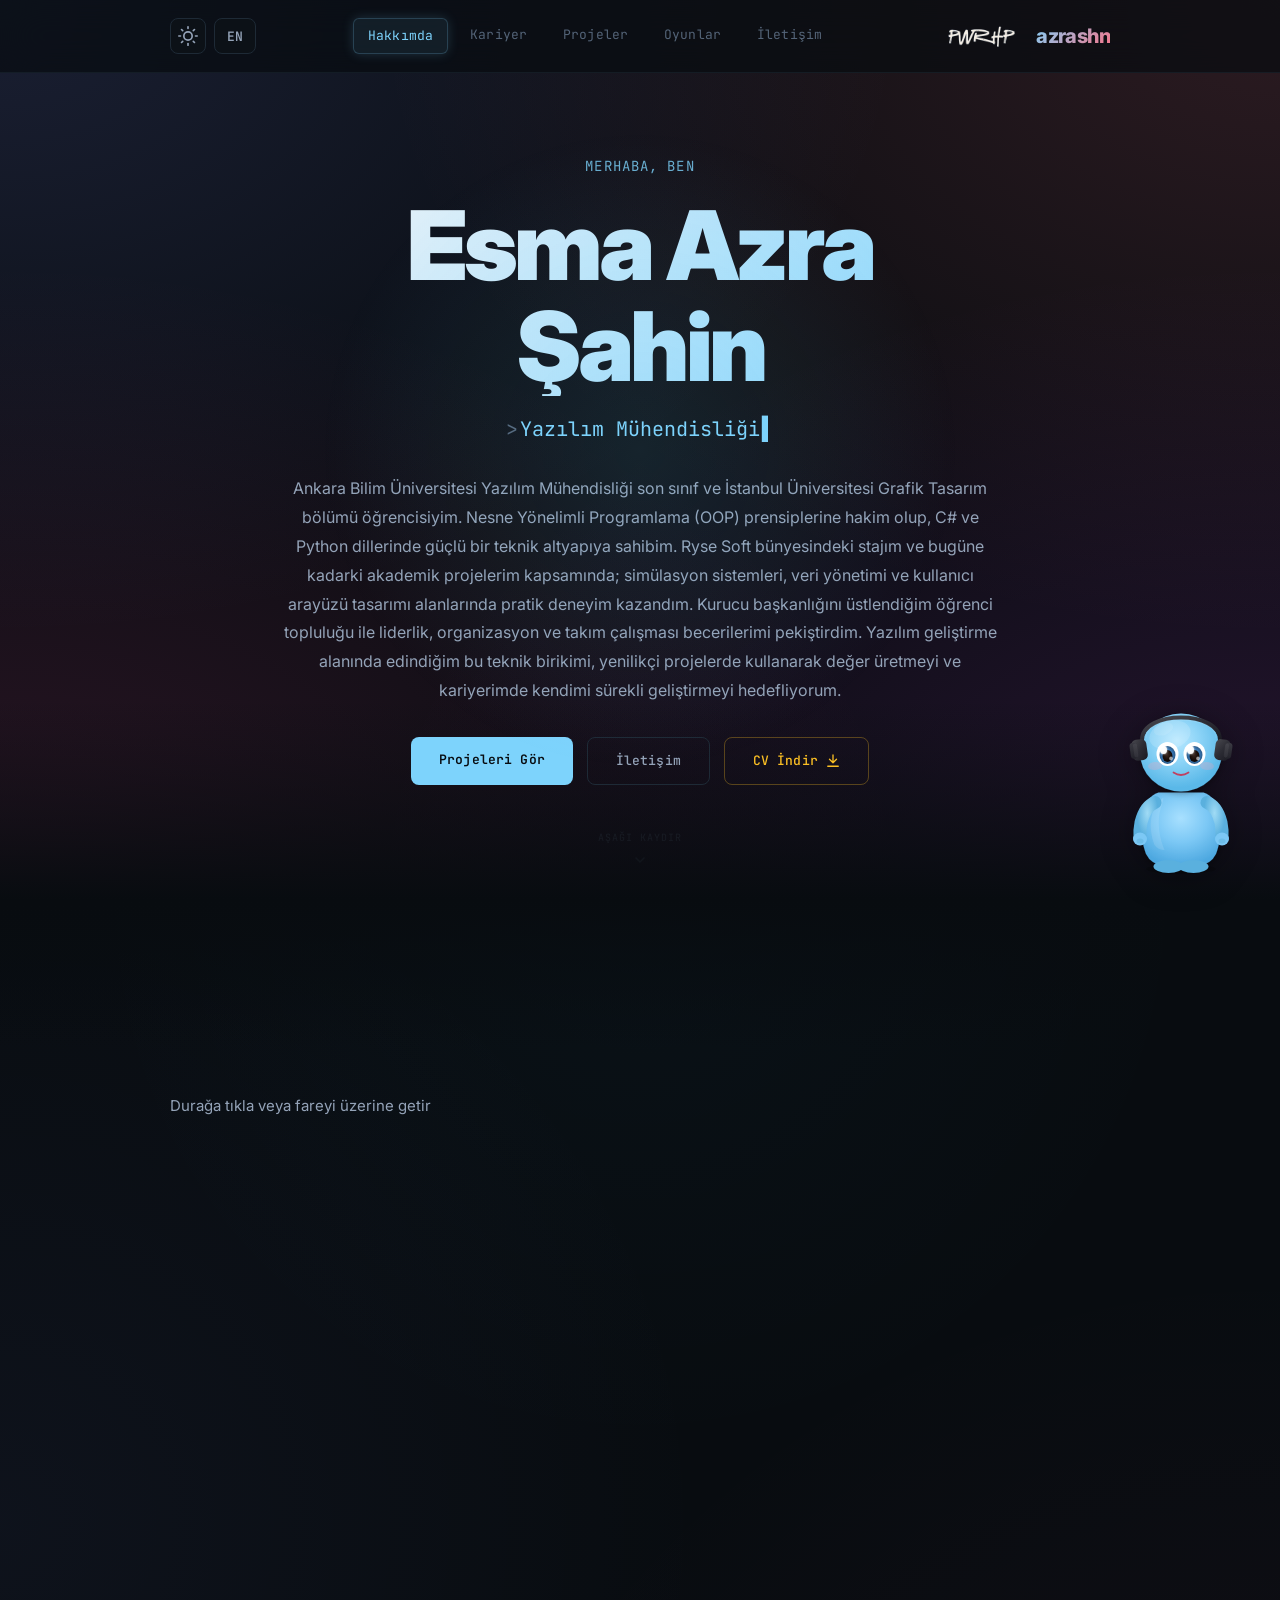
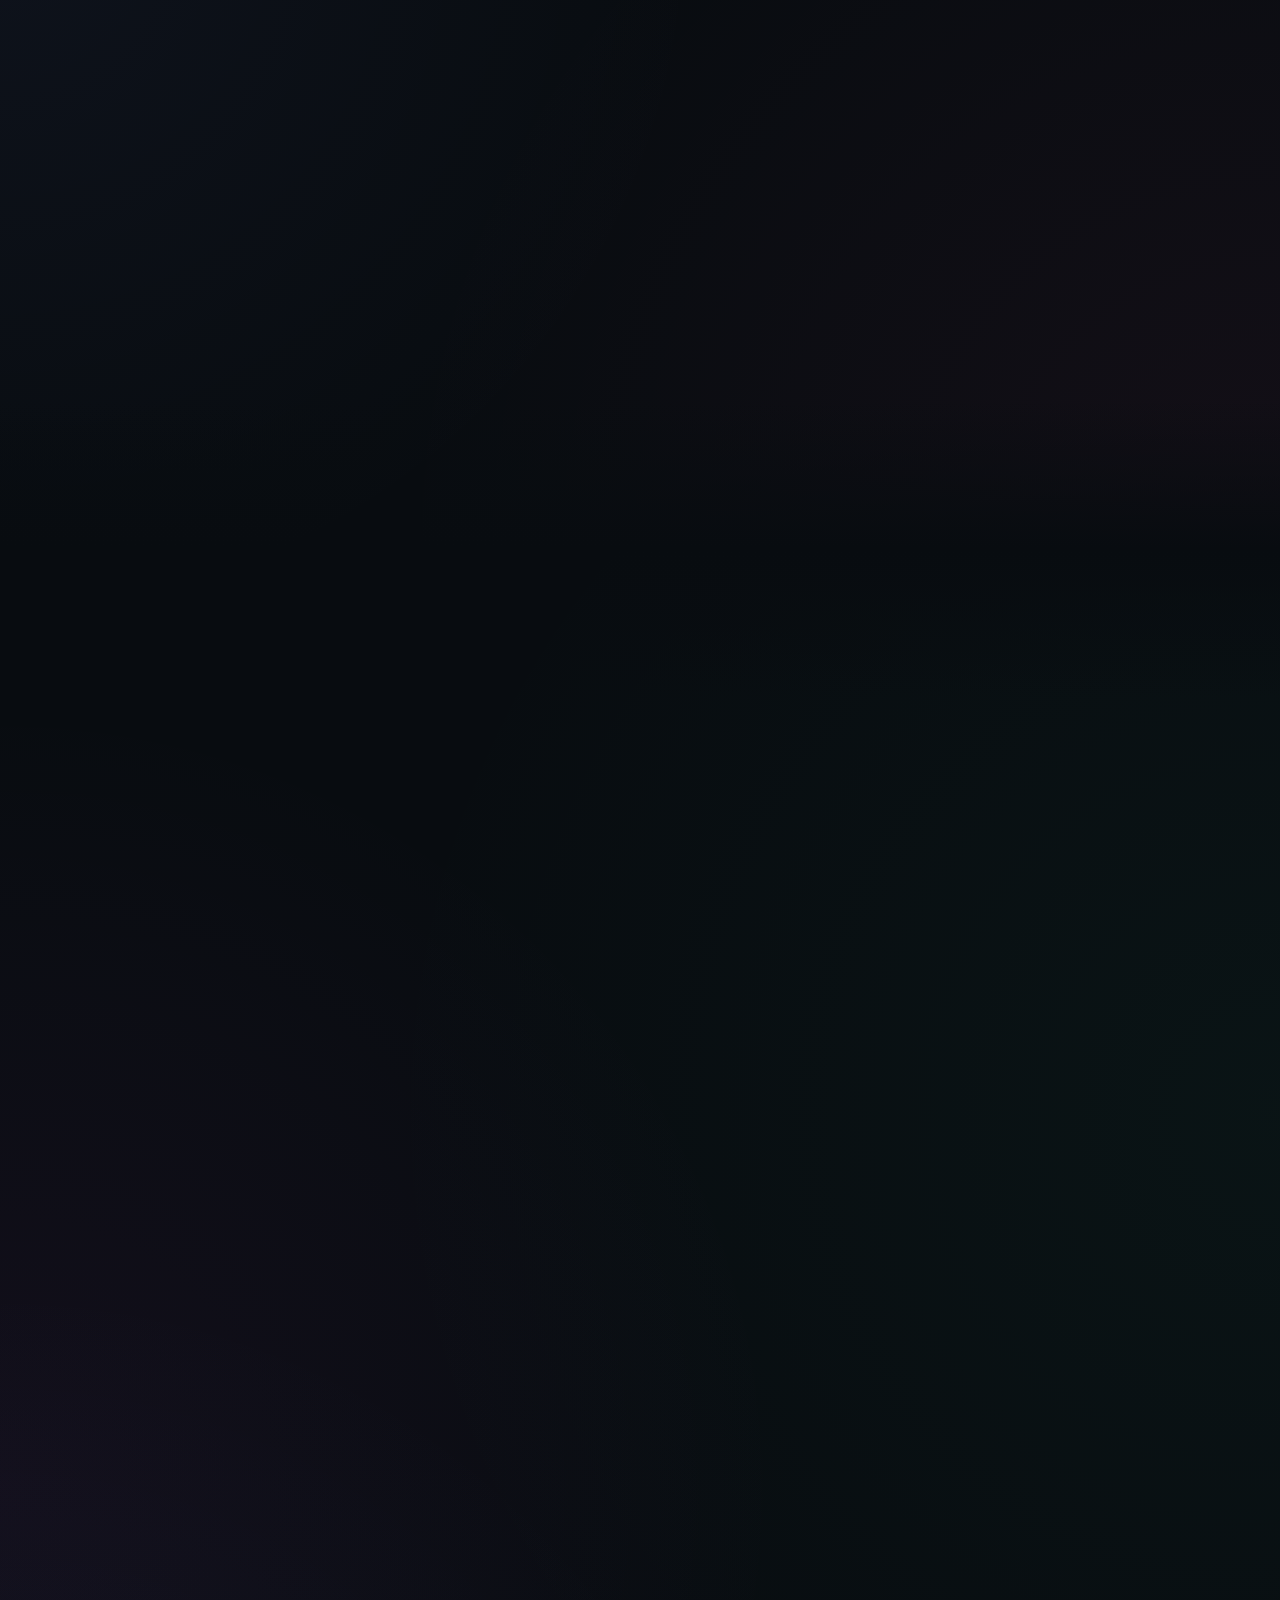
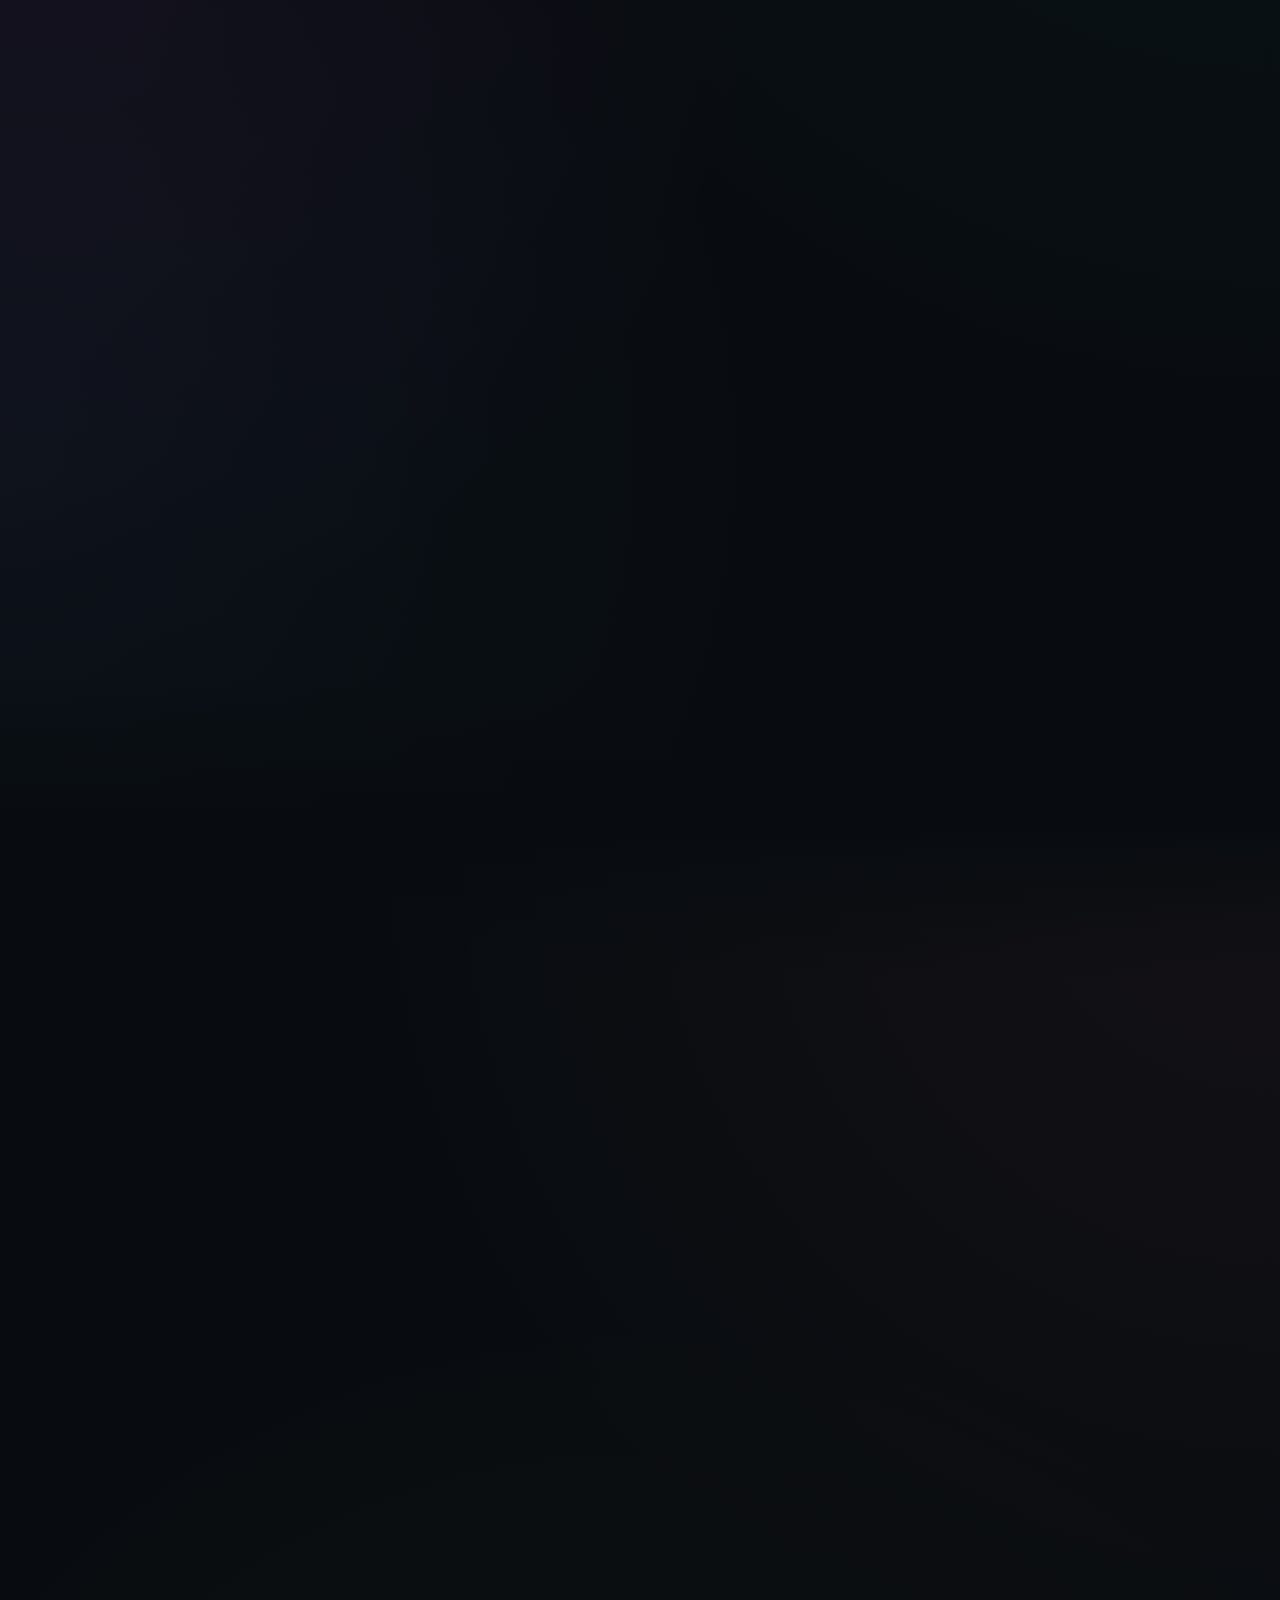
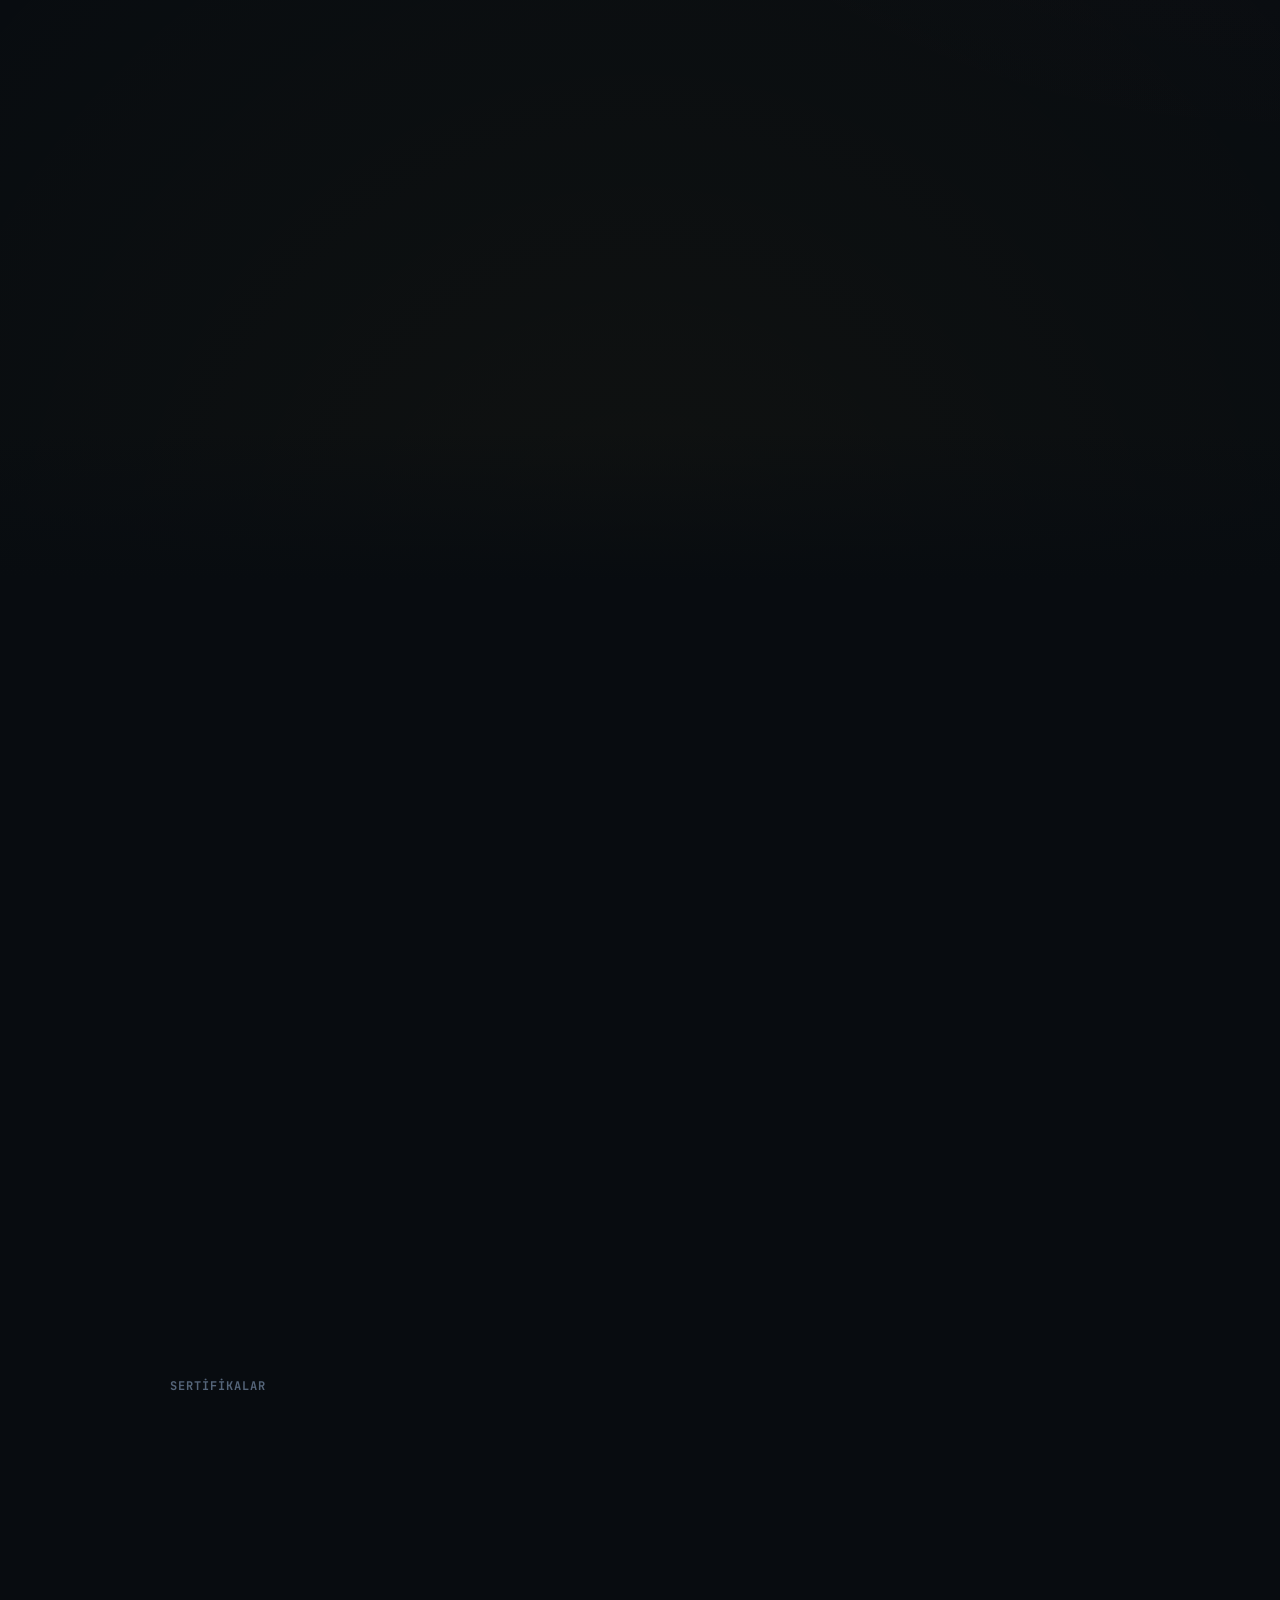
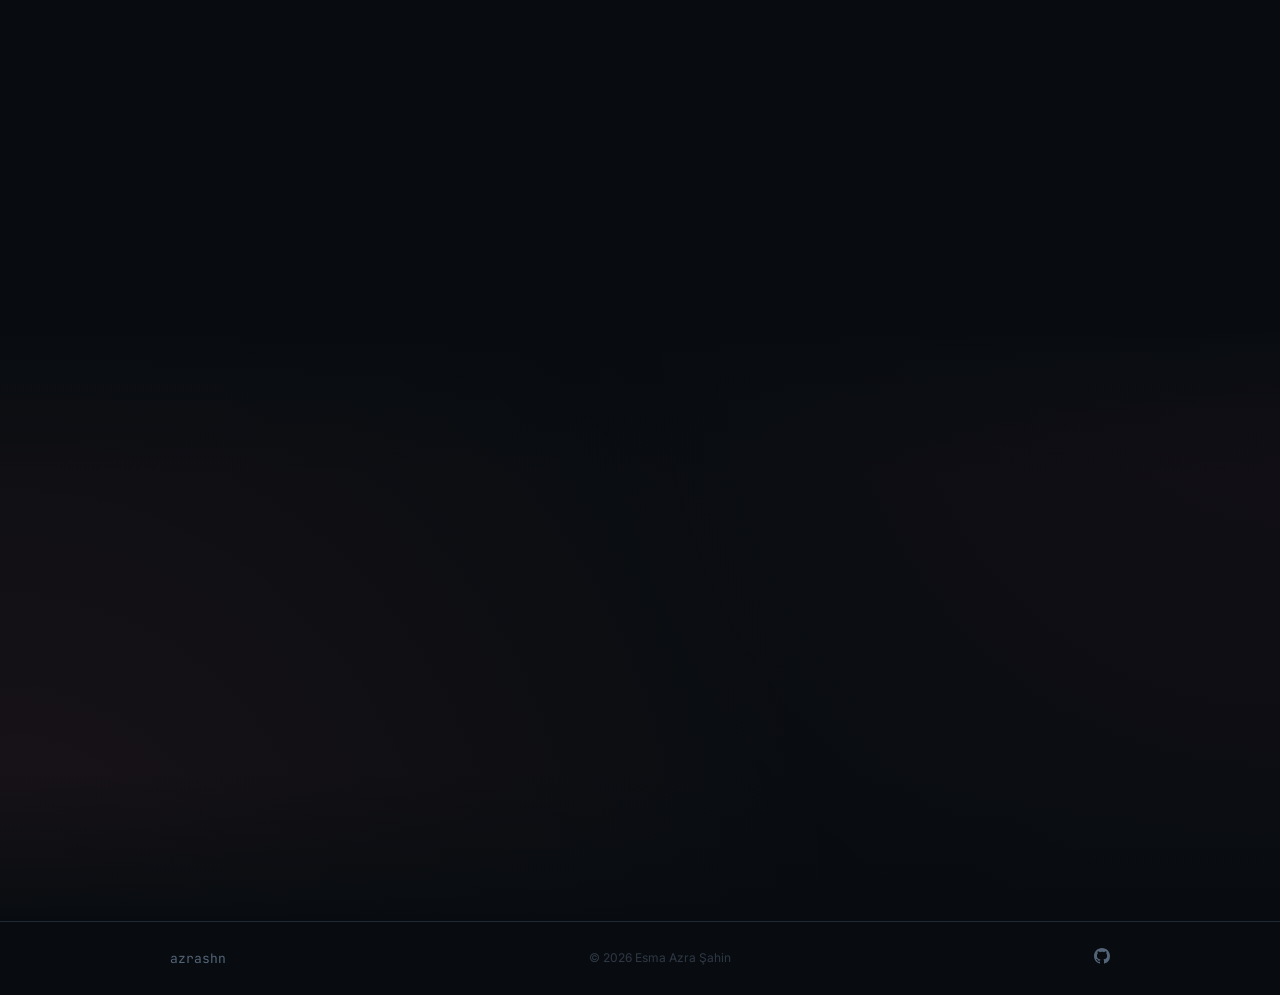
<file: index.html>
<!DOCTYPE html>
<html lang="tr">

<head>
  <meta charset="UTF-8">
  <meta name="viewport" content="width=device-width, initial-scale=1.0">
  <title>Esma Azra Şahin — Yazılım &amp; Oyun Geliştirici</title>
  <meta name="description"
    content="Esma Azra Şahin'in kişisel portfolyo sitesi. Yazılım mühendisliği, oyun geliştirme ve grafik tasarım projeleri.">
  <meta property="og:title" content="Esma Azra Şahin — Yazılım & Oyun Geliştirici">
  <meta property="og:description"
    content="Yazılım mühendisliği öğrencisi, oyun geliştirici ve grafik tasarımcı. Projeler, oyunlar ve daha fazlası.">
  <meta property="og:type" content="website">
  <meta property="og:url" content="https://azrashn.github.io">
  <meta property="og:image" content="https://azrashn.github.io/og-image.png">
  <link rel="preconnect" href="https://fonts.googleapis.com">
  <link rel="preconnect" href="https://fonts.gstatic.com" crossorigin>
  <link
    href="https://fonts.googleapis.com/css2?family=Inter:wght@400;500;600;700;800;900&family=JetBrains+Mono:wght@400;500;600&display=swap"
    rel="stylesheet">
  <link rel="stylesheet" href="style.css">

  <!-- Google Analytics (Arka Plan / Görünmez) -->
  <!-- Google Analytics Tracking ID (Gizli) -->
  <script async src="https://www.googletagmanager.com/gtag/js?id=G-YRFSL0H6TM"></script>
  <script>
    window.dataLayer = window.dataLayer || [];
    function gtag() { dataLayer.push(arguments); }
    gtag('js', new Date());

    gtag('config', 'G-YRFSL0H6TM');
  </script>
</head>

<body>
  <div class="global-spotlight" id="globalSpotlight"></div>
  <!-- ═══ NAVBAR ═══ -->
  <nav class="navbar" id="navbar">
    <div class="nav-inner">
      <div class="nav-actions">
        <button id="themeToggle" class="icon-btn" aria-label="Tema Değiştir">
          <!-- Sun Icon -->
          <svg class="sun-icon" width="20" height="20" viewBox="0 0 24 24" fill="none" stroke="currentColor"
            stroke-width="2" stroke-linecap="round" stroke-linejoin="round" aria-hidden="true">
            <circle cx="12" cy="12" r="5"></circle>
            <line x1="12" y1="1" x2="12" y2="3"></line>
            <line x1="12" y1="21" x2="12" y2="23"></line>
            <line x1="4.22" y1="4.22" x2="5.64" y2="5.64"></line>
            <line x1="18.36" y1="18.36" x2="19.78" y2="19.78"></line>
            <line x1="1" y1="12" x2="3" y2="12"></line>
            <line x1="21" y1="12" x2="23" y2="12"></line>
            <line x1="4.22" y1="19.78" x2="5.64" y2="18.36"></line>
            <line x1="18.36" y1="5.64" x2="19.78" y2="4.22"></line>
          </svg>
          <!-- Moon Icon -->
          <svg class="moon-icon" width="20" height="20" viewBox="0 0 24 24" fill="none" stroke="currentColor"
            stroke-width="2" stroke-linecap="round" stroke-linejoin="round" aria-hidden="true" style="display: none;">
            <path d="M21 12.79A9 9 0 1 1 11.21 3 7 7 0 0 0 21 12.79z"></path>
          </svg>
        </button>
        <button id="langToggle" class="text-btn" aria-label="Dil Değiştir">EN</button>
      </div>
      <button class="nav-hamburger" id="navHamburger" aria-label="Menüyü aç/kapat">
        <span></span><span></span><span></span>
      </button>
      <ul class="nav-links" id="navLinks">
        <li><a href="#hero" class="nav-link active" data-section="hero" data-i18n="nav_about">Hakkımda</a></li>
        <li><a href="#kariyer" class="nav-link" data-section="kariyer" data-i18n="nav_career">Kariyer</a></li>
        <li><a href="#projeler" class="nav-link" data-section="projeler" data-i18n="nav_projects">Projeler</a></li>
        <li><a href="#oyunlar" class="nav-link" data-section="oyunlar" data-i18n="nav_games">Oyunlar</a></li>
        <li><a href="#iletisim" class="nav-link" data-section="iletisim" data-i18n="nav_contact">İletişim</a></li>
      </ul>
      <a href="#hero" class="nav-logo">
        <img src="logo.png" alt="PWRHP Logo" class="logo-img">
        <span class="logo-text">azrashn</span>
      </a>
    </div>
  </nav>

  <!-- ═══ HERO ═══ -->
  <section id="hero" class="hero-section">
    <div class="hero-bg-glow" aria-hidden="true"></div>
    <div class="hero-content">
      <p class="hero-eyebrow" data-i18n="hero_eyebrow">merhaba, ben</p>
      <h1 class="hero-name">Esma Azra<br>Şahin</h1>
      <p class="hero-tagline">
        <span class="typed-gt" aria-hidden="true">&gt; </span>
        <span id="typed"></span>
        <span class="cursor" aria-hidden="true">▌</span>
      </p>
      <div class="hero-bio">
        <p data-i18n="hero_bio">
          Ankara Bilim Üniversitesi Yazılım Mühendisliği son sınıf ve İstanbul Üniversitesi Grafik Tasarım bölümü
          öğrencisiyim. Nesne
          Yönelimli Programlama (OOP) prensiplerine hakim olup, C# ve Python
          dillerinde güçlü bir teknik altyapıya sahibim. Ryse Soft bünyesindeki stajım ve
          bugüne kadarki akademik projelerim kapsamında; simülasyon sistemleri, veri
          yönetimi ve kullanıcı arayüzü tasarımı alanlarında pratik deneyim kazandım.
          Kurucu başkanlığını üstlendiğim öğrenci topluluğu ile liderlik, organizasyon ve
          takım çalışması becerilerimi pekiştirdim. Yazılım geliştirme alanında edindiğim
          bu teknik birikimi, yenilikçi projelerde kullanarak değer üretmeyi ve kariyerimde
          kendimi sürekli geliştirmeyi hedefliyorum.
        </p>
      </div>
      <div class="hero-cta">
        <a href="#projeler" class="btn-primary" data-i18n="hero_btn_projects">Projeleri Gör</a>
        <a href="#iletisim" class="btn-ghost" data-i18n="hero_btn_contact">İletişim</a>
        <a href="Özgeçmiş.pdf" download target="_blank" class="btn-cv"><span data-i18n="hero_btn_cv">CV İndir</span>
          <svg width="14" height="14" viewBox="0 0 16 16" fill="none" stroke="currentColor" stroke-width="1.5"
            stroke-linecap="round" stroke-linejoin="round">
            <path d="M4 6l4 4 4-4M8 10V1M2 14h12" />
          </svg></a>
      </div>
    </div>
    <a href="#kariyer" class="scroll-indicator" aria-label="Aşağı kaydır">
      <span data-i18n="hero_scroll">aşağı kaydır</span>
      <svg width="16" height="16" viewBox="0 0 16 16" fill="none">
        <path d="M4 6l4 4 4-4" stroke="currentColor" stroke-width="1.5" stroke-linecap="round" />
      </svg>
    </a>
  </section>

  <!-- ═══ KARİYER YOLCULUĞU ═══ -->
  <section id="kariyer" class="section">
    <div class="section-inner">
      <p class="section-eyebrow" data-i18n="career_eyebrow">kariyer yolculuğum</p>
      <h2 class="section-title" data-i18n="career_title">Deneyim &amp; Yolculuk</h2>
      <p class="section-desc" data-i18n="career_desc">Durağa tıkla veya fareyi üzerine getir</p>

      <div class="journey-track">

        <div class="journey-stop" data-color="accent" id="stop0">
          <div class="journey-connector"></div>
          <div class="journey-node">
            <div class="journey-node-ring"></div>
            <div class="journey-node-dot"></div>
            <span class="journey-node-year">2022</span>
          </div>
          <span class="journey-node-label" data-i18n="journey_node_1">Ankara Bilim Üni.</span>
          <div class="journey-card">
            <div class="journey-card-accent"></div>
            <h4 data-i18n="journey_title_1">Ankara Bilim Üniversitesi</h4>
            <p class="journey-card-role" data-i18n="journey_role_1">Yazılım Mühendisliği — Lisans Eğitimi (2022 - 2027)</p>
            <p class="journey-card-desc" data-i18n="journey_desc_1">OOP, C++, C#, Python, veri yapıları ve algoritma
              derslerinde güçlü bir teknik
              altyapı edinmekteyim.</p>
          </div>
        </div>

        <div class="journey-stop" data-color="blue" id="stop1">
          <div class="journey-connector"></div>
          <div class="journey-node">
            <div class="journey-node-ring"></div>
            <div class="journey-node-dot"></div>
            <span class="journey-node-year">2023–25</span>
          </div>
          <span class="journey-node-label" data-i18n="journey_node_2">Kariyer Top.</span>
          <div class="journey-card">
            <div class="journey-card-accent"></div>
            <h4 data-i18n="journey_title_2">Kariyer Topluluğu Başkanı</h4>
            <p class="journey-card-role" data-i18n="journey_role_2">Yönetim Kurulu Başkanı — 10/2023 – 10/2025</p>
            <p class="journey-card-desc" data-i18n="journey_desc_2">Kurucu Yönetim Kurulu Başkanı olduğum Kariyer Topluluğunda liderlik
              ve organizasyon yönetimi
              deneyimi kazandım. Kariyer etkinlikleri
              planlayıp iş birlikleri kurdum.</p>
          </div>
        </div>

        <div class="journey-stop" data-color="amber" id="stop2">
          <div class="journey-connector"></div>
          <div class="journey-node">
            <div class="journey-node-ring"></div>
            <div class="journey-node-dot"></div>
            <span class="journey-node-year">2022–24</span>
          </div>
          <span class="journey-node-label" data-i18n="journey_node_3">Freelance</span>
          <div class="journey-card">
            <div class="journey-card-accent"></div>
            <h4 data-i18n="journey_title_3">Freelance Grafik Tasarım</h4>
            <p class="journey-card-role" data-i18n="journey_role_3">Grafik Tasarımcı </p>
            <p class="journey-card-desc" data-i18n="journey_desc_3">Markalaşma, dijital medya, sosyal medya projeleri;
              poster, kartvizit, logo
              tasarımları yürüttüm.</p>
          </div>
        </div>

        <div class="journey-stop" data-color="emerald" id="stop3">
          <div class="journey-connector"></div>
          <div class="journey-node">
            <div class="journey-node-ring"></div>
            <div class="journey-node-dot"></div>
            <span class="journey-node-year">2024</span>
          </div>
          <span class="journey-node-label" data-i18n="journey_node_4">Unity &amp; C#</span>
          <div class="journey-card">
            <div class="journey-card-accent"></div>
            <h4 data-i18n="journey_title_4">Unity &amp; C# Geliştirme</h4>
            <p class="journey-card-role" data-i18n="journey_role_4">Oyun Geliştirme — Devam ediyor</p>
            <p class="journey-card-desc" data-i18n="journey_desc_4">Unity game engine ile 2D/3D oyun geliştirme, OOP
              tasarım kalıpları ve
              performans optimizasyonu. Oyun fikirleri üretme. Yeni oyun mekanikleri deneme. </p>
          </div>
        </div>

        <div class="journey-stop" data-color="rose" id="stop4">
          <div class="journey-connector"></div>
          <div class="journey-node">
            <div class="journey-node-ring"></div>
            <div class="journey-node-dot"></div>
            <span class="journey-node-year">2025</span>
          </div>
          <span class="journey-node-label" data-i18n="journey_node_5">Ryse Soft</span>
          <div class="journey-card">
            <div class="journey-card-accent"></div>
            <h4 data-i18n="journey_title_5">Ryse Soft — Stajyer</h4>
            <p class="journey-card-role" data-i18n="journey_role_5">Oyun Geliştirme Stajyeri — 07/2025 – 09/2025</p>
            <p class="journey-card-desc" data-i18n="journey_desc_5">Flower Shop Simulator oyununu Unity ve C# ile geliştirdim; envanter yönetimi, müşteri siparişleri ve çiçek aranjmanı mekaniklerini tasarlayıp uyguladım.</p>
          </div>
        </div>

        <div class="journey-stop" data-color="blue" id="stop-istuni">
          <div class="journey-connector"></div>
          <div class="journey-node">
            <div class="journey-node-ring"></div>
            <div class="journey-node-dot"></div>
            <span class="journey-node-year">2025</span>
          </div>
          <span class="journey-node-label" data-i18n="journey_node_ist">İstanbul Üni.</span>
          <div class="journey-card">
            <div class="journey-card-accent"></div>
            <h4 data-i18n="journey_title_ist">İstanbul Üniversitesi</h4>
            <p class="journey-card-role" data-i18n="journey_role_ist">Grafik Tasarım</p>
            <p class="journey-card-desc" data-i18n="journey_desc_ist">İstanbul Üniversitesi Grafik Tasarım bölümünde
              eğitime başladım.</p>
          </div>
        </div>

        <div class="journey-stop" data-color="indigo" id="stop5" data-future="true">
          <div class="journey-connector"></div>
          <div class="journey-node">
            <div class="journey-node-ring"></div>
            <div class="journey-node-dot"></div>
            <span class="journey-node-year">✦ 2027</span>
          </div>
          <span class="journey-node-label" data-i18n="journey_node_staj">Uzun Dönem Staj</span>
          <div class="journey-card">
            <div class="journey-card-accent"></div>
            <h4 data-i18n="journey_title_staj">Uzun Dönem Staj</h4>
            <p class="journey-card-role" data-i18n="journey_role_staj">Staj — 2027</p>
            <p class="journey-card-desc" data-i18n="journey_desc_staj">Mezuniyet öncesi uzun dönem stajı.</p>
          </div>
        </div>

        <div class="journey-stop" data-color="gold" id="stop6" data-future="true">
          <div class="journey-connector"></div>
          <div class="journey-node">
            <div class="journey-node-ring"></div>
            <div class="journey-node-dot"></div>
            <span class="journey-node-year">✦ 2027</span>
          </div>
          <span class="journey-node-label" data-i18n="journey_node_mezun">Mezuniyet</span>
          <div class="journey-card">
            <div class="journey-card-accent"></div>
            <h4 data-i18n="journey_title_mezun">Mezuniyet 🎓</h4>
            <p class="journey-card-role" data-i18n="journey_role_mezun">Lisans ve Ön Lisans Mezuniyeti — 2027</p>
            <p class="journey-card-desc" data-i18n="journey_desc_mezun">Ankara Bilim Üniversitesi Yazılım Mühendisliği
              ve İstanbul Üniversitesi Grafik
              Tasarım bölümlerinden mezuniyet.</p>
          </div>
        </div>

      </div>

      <!-- Deneyim Kartları -->
      <div class="experience-grid">
        <div class="glass-card exp-card" data-accent="accent">
          <div class="exp-card-header">
            <span class="exp-role" data-i18n="exp_role_1">Oyun Geliştirme Stajyeri</span>
            <span class="exp-date" data-i18n="exp_date_1">07/2025 – 09/2025</span>
          </div>
          <p class="exp-company" data-i18n="exp_company_1">Ryse Soft</p>
          <p class="exp-desc" data-i18n="exp_desc_1">Flower Shop Simulator adlı oyunu Unity ve C# kullanarak geliştirdim. Envanter yönetimi, müşteri siparişleri ve çiçek aranjmanı mekaniklerini tasarlayıp uyguladım.</p>
        </div>
        <div class="glass-card exp-card" data-accent="blue">
          <div class="exp-card-header">
            <span class="exp-role" data-i18n="exp_role_2">Yönetim Kurulu Başkanı</span>
            <span class="exp-date" data-i18n="exp_date_2">10/2023 – 10/2025</span>
          </div>
          <p class="exp-company" data-i18n="exp_company_2">Kariyer Topluluğu</p>
          <p class="exp-desc" data-i18n="exp_desc_2">
            Kurucu Yönetim Kurulu Başkanlığını üstlendiğim Kariyer Topluluğunda liderlik, operasyon ve ekip yönetimi süreçlerini yürüttüm. Sektör temsilcileri ve şirketlerle iş birlikleri kurarak kariyer geliştirme etkinlikleri ve yeni projeler organize ettim.
          </p>
        </div>
        <div class="glass-card exp-card" data-accent="amber">
          <div class="exp-card-header">
            <span class="exp-role" data-i18n="exp_role_3">Grafik Tasarımcı</span>
          </div>
          <p class="exp-company" data-i18n="exp_company_3">Freelance</p>
          <p class="exp-desc" data-i18n="exp_desc_3">
            İstanbul Üniversitesi Grafik Tasarım bölümünde öğrenim görmekteyim. Dijital medya tasarımı alanında
            markalaşma, pazarlama materyalleri ve sosyal medya
            içerikleri geliştirdim. Kupa, defter, davetiye, dergi, kartvizit ve topluluk etkinlikleri
            için poster ve sosyal medya grafikleri tasarladım.
          </p>
        </div>
        <div class="glass-card exp-card" data-accent="rose">
          <div class="exp-card-header">
            <span class="exp-role" data-i18n="exp_role_4">Programa Kabul Edilen Katılımcı</span>
            <span class="exp-date" data-i18n="exp_date_4">10/2026 – 03/2027</span>
          </div>
          <p class="exp-company" data-i18n="exp_company_4">Geleceğe İlerleyen Kadınlar — Şişecam &amp; Turkishe</p>
          <p class="exp-desc" data-i18n="exp_desc_4">
            Şişecam ve Turkishe iş birliğiyle yürütülen Geleceğe İlerleyen Kadınlar programına kabul edilen katılımcıyım.
          </p>
        </div>
      </div>
    </div>
  </section>

  <!-- ═══ PROJELER ═══ -->
  <section id="projeler" class="section">
    <div class="section-inner">
      <p class="section-eyebrow" data-i18n="projects_eyebrow">projeler</p>
      <h2 class="section-title" data-i18n="projects_title">Projeler</h2>
      <div class="project-grid">

        <article class="glass-card project-card" data-accent="accent">
          <div class="project-header">
            <span class="project-number">01</span>
            <span class="project-status status-done" data-i18n="project_status_done">tamamlandı</span>
          </div>
          <h3 data-i18n="project_1_title">Akıllı Öğrenci Bilgi Sistemi (OBS) & AI Yönetim Paneli</h3>
          <p data-i18n="project_1_desc">Ankara Bilim Üniversitesi Engineering Design dersi kapsamında 6 kişilik bir
            ekiple, aktif versiyon kontrol
            (Git) süreçlerini yürüterek geliştirdiğimiz Full-Stack yazılım projesi. Yapay zeka destekli müfredat
            yönetimi ve gelişmiş ders çakışma algoritmaları içeren kapsamlı bir altyapı kurguladık.</p>
          <div class="project-tags">
            <span class="tech-tag">React & Zustand</span>
            <span class="tech-tag">NestJS</span>
            <span class="tech-tag">Prisma & Postgres</span>
            <span class="tech-tag">Groq LLM</span>
            <span class="tech-tag">Docker</span>
          </div>
          <div class="project-links">
            <button class="project-link details-btn" data-modal="obsDetailsModal" aria-label="Detayları İncele">
              <svg width="14" height="14" viewBox="0 0 16 16" fill="currentColor" aria-hidden="true">
                <path fill-rule="evenodd"
                  d="M2 2.5A2.5 2.5 0 014.5 0h8.75a.75.75 0 01.75.75v12.5a.75.75 0 01-.75.75h-2.5a.75.75 0 110-1.5h1.75v-2h-8a1 1 0 00-.714 1.7.75.75 0 01-1.072 1.05A2.495 2.495 0 012 11.5v-9zm10.5-1h-8a1 1 0 00-1 1v6.708A2.492 2.492 0 014.5 9h8V1.5z" />
                <path fill-rule="evenodd"
                  d="M5 3.25a.75.75 0 01.75-.75h4.5a.75.75 0 010 1.5h-4.5A.75.75 0 015 3.25zm0 3a.75.75 0 01.75-.75h4.5a.75.75 0 010 1.5h-4.5A.75.75 0 015 6.25z" />
              </svg>
              <span data-i18n="project_btn_details">detayları incele</span>
            </button>
            <button class="project-link video-btn" data-video="5zkyAZyWIes" aria-label="Videoyu İzle">
              <svg width="14" height="14" viewBox="0 0 16 16" fill="currentColor" aria-hidden="true">
                <path
                  d="M11.596 8.697l-6.363 3.692c-.54.313-1.233-.066-1.233-.697V4.308c0-.63.692-1.01 1.233-.696l6.363 3.692a.802.802 0 0 1 0 1.393z" />
              </svg>
              <span data-i18n="project_btn_video">videoyu izle</span>
            </button>
          </div>
          <div style="margin-top: 12px; font-size: 0.85em; color: var(--text-dim, #9ca3af);" data-i18n="project_1_repo_note">
            Ekip projesi — repo yönetimi başka bir üyede
          </div>
        </article>

        <article class="glass-card project-card" data-accent="blue">
          <div class="project-header">
            <span class="project-number">02</span>
            <span class="project-status status-done" data-i18n="project_status_done">tamamlandı</span>
          </div>
          <h3 data-i18n="project_2_title">Gerçek Zamanlı Yüz İşleme & Deepfake AR Sistemi</h3>
          <p data-i18n="project_2_desc">MediaPipe FaceMesh ile yüz üzerinde 468 noktalı landmark tespiti ve Delaunay Üçgenlemesi kullanarak canlı video üzerinde fotogerçekçi yüz deformasyonu (warping) ve AR filtreleri uygulayan FastAPI tabanlı yüksek performanslı web sistemi. Figma ile tasarlanan kullanıcı arayüzü üzerinden yönetilen projede; sonuçlar MSE, PSNR ve SSIM metrikleriyle analiz edilmiş, FFT ve EMA filtreleriyle pürüzsüz stabil takip sağlanmıştır.</p>
          <div class="project-tags">
            <span class="tech-tag">Python & FastAPI</span>
            <span class="tech-tag">MediaPipe</span>
            <span class="tech-tag">OpenCV</span>
            <span class="tech-tag">Figma</span>
            <span class="tech-tag">WebSocket</span>
          </div>
          <div class="project-links">
            <button class="project-link details-btn" data-modal="facialDetailsModal" aria-label="Detayları İncele">
              <svg width="14" height="14" viewBox="0 0 16 16" fill="currentColor" aria-hidden="true">
                <path fill-rule="evenodd"
                  d="M2 2.5A2.5 2.5 0 014.5 0h8.75a.75.75 0 01.75.75v12.5a.75.75 0 01-.75.75h-2.5a.75.75 0 110-1.5h1.75v-2h-8a1 1 0 00-.714 1.7.75.75 0 01-1.072 1.05A2.495 2.495 0 012 11.5v-9zm10.5-1h-8a1 1 0 00-1 1v6.708A2.492 2.492 0 014.5 9h8V1.5z" />
                <path fill-rule="evenodd"
                  d="M5 3.25a.75.75 0 01.75-.75h4.5a.75.75 0 010 1.5h-4.5A.75.75 0 015 3.25zm0 3a.75.75 0 01.75-.75h4.5a.75.75 0 010 1.5h-4.5A.75.75 0 015 6.25z" />
              </svg>
              <span data-i18n="project_btn_details">detayları incele</span>
            </button>
            <button class="project-link video-btn" data-video="Z6gkOGdcudw" aria-label="Videoyu İzle">
              <svg width="14" height="14" viewBox="0 0 16 16" fill="currentColor" aria-hidden="true">
                <path
                  d="M11.596 8.697l-6.363 3.692c-.54.313-1.233-.066-1.233-.697V4.308c0-.63.692-1.01 1.233-.696l6.363 3.692a.802.802 0 0 1 0 1.393z" />
              </svg>
              <span data-i18n="project_btn_video">videoyu izle</span>
            </button>
            <a href="https://github.com/azrashn/Facial-Image-Warping" target="_blank" class="project-link"
              aria-label="Facial Image Warping kaynak kod">
              <svg width="14" height="14" viewBox="0 0 16 16" fill="currentColor" aria-hidden="true">
                <path
                  d="M8 0C3.58 0 0 3.58 0 8c0 3.54 2.29 6.53 5.47 7.59.4.07.55-.17.55-.38 0-.19-.01-.82-.01-1.49-2.01.37-2.53-.49-2.69-.94-.09-.23-.48-.94-.82-1.13-.28-.15-.68-.52-.01-.53.63-.01 1.08.58 1.23.82.72 1.21 1.87.87 2.33.66.07-.52.28-.87.51-1.07-1.78-.2-3.64-.89-3.64-3.95 0-.87.31-1.59.82-2.15-.08-.2-.36-1.02.08-2.12 0 0 .67-.21 2.2.82.64-.18 1.32-.27 2-.27.68 0 1.36.09 2 .27 1.53-1.04 2.2-.82 2.2-.82.44 1.1.16 1.92.08 2.12.51.56.82 1.27.82 2.15 0 3.07-1.87 3.75-3.65 3.95.29.25.54.73.54 1.48 0 1.07-.01 1.93-.01 2.2 0 .21.15.46.55.38A8.013 8.013 0 0 0 16 8c0-4.42-3.58-8-8-8z" />
              </svg>
              <span data-i18n="project_btn_code">kaynak kod</span>
            </a>
          </div>
        </article>

        <article class="glass-card project-card" data-accent="emerald">
          <div class="project-header">
            <span class="project-number">03</span>
            <span class="project-status status-done" data-i18n="project_status_done">tamamlandı</span>
          </div>
          <h3 data-i18n="project_3_title">Bank Queue Management System</h3>
          <p data-i18n="project_3_desc">Banka şubelerindeki müşteri yoğunluğunu yönetmek için tasarlanmış dinamik bir web uygulamasıdır. Ekip çalışmasıyla kuyruk yönetimi, sıra takibi ve web arayüzü modüllerinin geliştirilmesine frontend geliştirici olarak katkı sağladım.</p>
          <div class="project-tags">
            <span class="tech-tag">Web</span>
            <span class="tech-tag">Algoritma</span>
            <span class="tech-tag">Gerçek Zamanlı</span>
            <span class="tech-tag">Frontend</span>
          </div>
          <div class="project-links">
            <button class="project-link video-btn" data-video="X8b69g3lYz0" aria-label="Videoyu İzle">
              <svg width="14" height="14" viewBox="0 0 16 16" fill="currentColor" aria-hidden="true">
                <path
                  d="M11.596 8.697l-6.363 3.692c-.54.313-1.233-.066-1.233-.697V4.308c0-.63.692-1.01 1.233-.696l6.363 3.692a.802.802 0 0 1 0 1.393z" />
              </svg>
              <span data-i18n="project_btn_video">videoyu izle</span>
            </button>
          </div>
        </article>

        <article class="glass-card project-card" data-accent="amber">
          <div class="project-header">
            <span class="project-number">04</span>
            <span class="project-status status-done" data-i18n="project_status_done">tamamlandı</span>
          </div>
          <h3 data-i18n="project_4_title">Automated Feedback &amp; Assessment System</h3>
          <p data-i18n="project_4_desc">Python, FastAPI ve MySQL tabanlı, 6 kişilik ekiple geliştirilen İngilizce değerlendirme sistemi. Yazılı yanıtlar Gemini ile analiz edilir, konuşma Whisper ile metne dönüştürülür ve öğrenciye kişiselleştirilmiş geri bildirim sunulur.</p>
          <div class="project-tags">
            <span class="tech-tag">Web</span>
            <span class="tech-tag">Python &amp; FastAPI</span>
            <span class="tech-tag">MySQL</span>
            <span class="tech-tag">Gemini &amp; Whisper</span>
          </div>
          <div class="project-links">
            <button class="project-link details-btn" data-modal="feedbackDetailsModal" aria-label="Detayları İncele">
              <svg width="14" height="14" viewBox="0 0 16 16" fill="currentColor" aria-hidden="true">
                <path fill-rule="evenodd"
                  d="M2 2.5A2.5 2.5 0 014.5 0h8.75a.75.75 0 01.75.75v12.5a.75.75 0 01-.75.75h-2.5a.75.75 0 110-1.5h1.75v-2h-8a1 1 0 00-.714 1.7.75.75 0 01-1.072 1.05A2.495 2.495 0 012 11.5v-9zm10.5-1h-8a1 1 0 00-1 1v6.708A2.492 2.492 0 014.5 9h8V1.5z" />
                <path fill-rule="evenodd"
                  d="M5 3.25a.75.75 0 01.75-.75h4.5a.75.75 0 010 1.5h-4.5A.75.75 0 015 3.25zm0 3a.75.75 0 01.75-.75h4.5a.75.75 0 010 1.5h-4.5A.75.75 0 015 6.25z" />
              </svg>
              <span data-i18n="project_btn_details">detayları incele</span>
            </button>
            <a href="https://github.com/azrashn/Automated-Assessment-and-Feedback-AI-Assessment-Feedback-"
              target="_blank" class="project-link" aria-label="Feedback System kaynak kod">
              <svg width="14" height="14" viewBox="0 0 16 16" fill="currentColor" aria-hidden="true">
                <path
                  d="M8 0C3.58 0 0 3.58 0 8c0 3.54 2.29 6.53 5.47 7.59.4.07.55-.17.55-.38 0-.19-.01-.82-.01-1.49-2.01.37-2.53-.49-2.69-.94-.09-.23-.48-.94-.82-1.13-.28-.15-.68-.52-.01-.53.63-.01 1.08.58 1.23.82.72 1.21 1.87.87 2.33.66.07-.52.28-.87.51-1.07-1.78-.2-3.64-.89-3.64-3.95 0-.87.31-1.59.82-2.15-.08-.2-.36-1.02.08-2.12 0 0 .67-.21 2.2.82.64-.18 1.32-.27 2-.27.68 0 1.36.09 2 .27 1.53-1.04 2.2-.82 2.2-.82.44 1.1.16 1.92.08 2.12.51.56.82 1.27.82 2.15 0 3.07-1.87 3.75-3.65 3.95.29.25.54.73.54 1.48 0 1.07-.01 1.93-.01 2.2 0 .21.15.46.55.38A8.013 8.013 0 0 0 16 8c0-4.42-3.58-8-8-8z" />
              </svg>
              <span data-i18n="project_btn_code">kaynak kod</span>
            </a>
          </div>
        </article>

        <article class="glass-card project-card" data-accent="rose">
          <div class="project-header">
            <span class="project-number">05</span>
            <span class="project-status status-done" data-i18n="project_status_done">tamamlandı</span>
          </div>
          <h3 data-i18n="project_5_title">K-not — Kaynak Temelli Öğrenme Platformu</h3>
          <p data-i18n="project_5_desc">RAG tabanlı bir ekip projesi: ders materyallerinden kaynak gösteren yanıtlar, quiz üretimi ve öğrenci cevaplarının değerlendirilmesi. 5 kişilik ekibi proje yöneticisi olarak yönetiyorum.</p>
          <div class="project-tags">
            <span class="tech-tag">RAG</span>
            <span class="tech-tag">Proje Yönetimi</span>
            <span class="tech-tag">Yapay Zeka</span>
          </div>
        </article>

        <article class="glass-card project-card" data-accent="emerald">
          <div class="project-header">
            <span class="project-number">06</span>
            <span class="project-status status-done" data-i18n="project_status_done">tamamlandı</span>
          </div>
          <h3 data-i18n="project_6_title">Java Travel Planner</h3>
          <p data-i18n="project_6_desc">Decorator, Observer, Strategy, Command ve Iterator tasarım desenleri kullanılarak Java Swing ile geliştirilen, rota planlama ve seyahat bütçe takibi sunan interaktif bir masaüstü seyahat planlama uygulaması.</p>
          <div class="project-tags">
            <span class="tech-tag">Java</span>
            <span class="tech-tag">OOP</span>
            <span class="tech-tag">Veri Yapıları</span>
            <span class="tech-tag">Algoritma</span>
            <span class="tech-tag">Tasarım Desenleri</span>
          </div>
        </article>

        <article class="glass-card project-card" data-accent="indigo">
          <div class="project-header">
            <span class="project-number">07</span>
            <span class="project-status status-done" data-i18n="project_status_done">tamamlandı</span>
          </div>
          <h3 data-i18n="project_7_title">AI-Powered Sponsorship Analysis</h3>
          <p data-i18n="project_7_desc">Video içeriklerinde yapay zekâ destekli marka/logo tespiti, görünürlük analizi ve sponsorluk performansı ölçümüne odaklanan bir bitirme projesi. Gereksinim analizi, sistem tasarımı ve arayüz geliştirme süreçlerine katkı sağladım.</p>
          <div class="project-tags">
            <span class="tech-tag">Python</span>
            <span class="tech-tag">Yapay Zeka</span>
            <span class="tech-tag">Veri Analitiği</span>
            <span class="tech-tag">Machine Learning</span>
          </div>
        </article>

      </div>
    </div>
  </section>

  <!-- ═══ OYUNLAR ═══ -->
  <section id="oyunlar" class="section">
    <div class="section-inner">
      <p class="section-eyebrow" data-i18n="games_eyebrow">oyunlar</p>
      <h2 class="section-title" data-i18n="games_title">Oyunlar</h2>
      <div class="game-grid">

        <article class="glass-card game-card" data-accent="rose">
          <div class="video-wrap">
            <iframe src="https://www.youtube.com/embed/H_Tf_DoGxmE" title="Flower Shop Simulator — oynanış videosu"
              loading="lazy" allowfullscreen></iframe>
          </div>
          <div class="game-info">
            <h3 data-i18n="game_1_title">Flower Shop Simulator</h3>
            <p data-i18n="game_1_desc">Oyun geliştirme ve grafik tasarım becerilerini birleştiren bir proje; oyuncuların
              kendi
              çiçek dükkanlarını yönettiği bir simülasyon oyunu. Dükkan içi envanter yönetimi, müşteri
              siparişlerinin zamanında hazırlanması ve estetik çiçek aranjmanlarının tasarlanması gibi
              oyun içi mekaniklerin yanı sıra, oyunun görsel dünyasını oluşturan özgün dijital sanat
              varlıklarının üretimini de kapsıyor.</p>
            <div class="game-tags">
              <span class="engine-tag">Unity</span>
              <span class="engine-tag">C#</span>
              <span class="role-tag">Kodlama</span>
              <span class="role-tag">Tasarım</span>
              <span class="role-tag">Dijital Sanat</span>
            </div>
          </div>
        </article>

        <article class="glass-card game-card" data-accent="indigo">
          <div class="video-wrap">
            <iframe src="https://www.youtube.com/embed/-j7fNJ6eQR8" title="Tower Defense Game — oynanış videosu"
              loading="lazy" allowfullscreen></iframe>
          </div>
          <div class="game-info">
            <h3 data-i18n="game_2_title">Tower Defense Game</h3>
            <p data-i18n="game_2_desc">C++ ve Raylib kütüphanesi kullanılarak geliştirilen orta çağ fantezi temalı 2D
              kule savunma oyunu.
              Gelişmiş yol bulma (pathfinding), dinamik dalga sistemi ve stratejik üs mekanikleri içerir.</p>
            <div class="game-tags">
              <span class="engine-tag">Raylib</span>
              <span class="engine-tag">C++</span>
              <span class="engine-tag">OOP</span>
              <span class="role-tag">Kodlama</span>
              <span class="role-tag">Algoritma</span>
            </div>
            <div class="project-links">
              <button class="project-link details-btn" data-modal="towerDetailsModal" aria-label="Detayları İncele">
                <svg width="14" height="14" viewBox="0 0 16 16" fill="currentColor" aria-hidden="true">
                  <path fill-rule="evenodd"
                    d="M2 2.5A2.5 2.5 0 014.5 0h8.75a.75.75 0 01.75.75v12.5a.75.75 0 01-.75.75h-2.5a.75.75 0 110-1.5h1.75v-2h-8a1 1 0 00-.714 1.7.75.75 0 01-1.072 1.05A2.495 2.495 0 012 11.5v-9zm10.5-1h-8a1 1 0 00-1 1v6.708A2.492 2.492 0 014.5 9h8V1.5z" />
                  <path fill-rule="evenodd"
                    d="M5 3.25a.75.75 0 01.75-.75h4.5a.75.75 0 010 1.5h-4.5A.75.75 0 015 3.25zm0 3a.75.75 0 01.75-.75h4.5a.75.75 0 010 1.5h-4.5A.75.75 0 015 6.25z" />
                </svg>
                <span data-i18n="project_btn_details">detayları incele</span>
              </button>
            </div>
          </div>
        </article>

        <article class="glass-card game-card" data-accent="emerald">
          <div class="video-wrap">
            <iframe src="https://www.youtube.com/embed/7vYZXNZPqxk" title="Arcade Runner — oynanış videosu"
              loading="lazy" allowfullscreen></iframe>
          </div>
          <div class="game-info">
            <h3 data-i18n="game_3_title">Shooter Game</h3>
            <p data-i18n="game_3_desc">Unity ve C# kullanılarak geliştirilen arena tipi hayatta kalma oyunu. NavMesh
              tabanlı akıllı düşman yapay
              zekası, prosedürel üretim (spawning) ve dinamik zorluk algoritmaları içerir.</p>
            <div class="game-tags">
              <span class="engine-tag">Unity</span>
              <span class="engine-tag">C#</span>
              <span class="role-tag">Kodlama</span>
              <span class="role-tag">Yapay Zeka</span>
            </div>
            <div class="project-links">
              <button class="project-link details-btn" data-modal="shooterDetailsModal" aria-label="Detayları İncele">
                <svg width="14" height="14" viewBox="0 0 16 16" fill="currentColor" aria-hidden="true">
                  <path fill-rule="evenodd"
                    d="M2 2.5A2.5 2.5 0 014.5 0h8.75a.75.75 0 01.75.75v12.5a.75.75 0 01-.75.75h-2.5a.75.75 0 110-1.5h1.75v-2h-8a1 1 0 00-.714 1.7.75.75 0 01-1.072 1.05A2.495 2.495 0 012 11.5v-9zm10.5-1h-8a1 1 0 00-1 1v6.708A2.492 2.492 0 014.5 9h8V1.5z" />
                  <path fill-rule="evenodd"
                    d="M5 3.25a.75.75 0 01.75-.75h4.5a.75.75 0 010 1.5h-4.5A.75.75 0 015 3.25zm0 3a.75.75 0 01.75-.75h4.5a.75.75 0 010 1.5h-4.5A.75.75 0 015 6.25z" />
                </svg>
                <span data-i18n="project_btn_details">detayları incele</span>
              </button>
              <a href="https://github.com/azrashn/ShooterGame" target="_blank" class="project-link"
                aria-label="Shooter Game kaynak kod">
                <svg width="14" height="14" viewBox="0 0 16 16" fill="currentColor" aria-hidden="true">
                  <path
                    d="M8 0C3.58 0 0 3.58 0 8c0 3.54 2.29 6.53 5.47 7.59.4.07.55-.17.55-.38 0-.19-.01-.82-.01-1.49-2.01.37-2.53-.49-2.69-.94-.09-.23-.48-.94-.82-1.13-.28-.15-.68-.52-.01-.53.63-.01 1.08.58 1.23.82.72 1.21 1.87.87 2.33.66.07-.52.28-.87.51-1.07-1.78-.2-3.64-.89-3.64-3.95 0-.87.31-1.59.82-2.15-.08-.2-.36-1.02.08-2.12 0 0 .67-.21 2.2.82.64-.18 1.32-.27 2-.27.68 0 1.36.09 2 .27 1.53-1.04 2.2-.82 2.2-.82.44 1.1.16 1.92.08 2.12.51.56.82 1.27.82 2.15 0 3.07-1.87 3.75-3.65 3.95.29.25.54.73.54 1.48 0 1.07-.01 1.93-.01 2.2 0 .21.15.46.55.38A8.013 8.013 0 0 0 16 8c0-4.42-3.58-8-8-8z" />
                </svg>
                <span data-i18n="project_btn_code">kaynak kod</span>
              </a>
            </div>
          </div>
        </article>

        <article class="glass-card game-card" data-accent="amber">
          <div class="video-wrap">
            <iframe src="https://www.youtube.com/embed/YrPBa5R9L2I" title="Tower Block — oynanış videosu" loading="lazy"
              allowfullscreen></iframe>
          </div>
          <div class="game-info">
            <h3 data-i18n="game_4_title">Balance Duck</h3>
            <p data-i18n="game_4_desc">Unity ile geliştirilmiş kule inşa etme oyunu. Blokları doğru zamanda bırakarak
              en yüksek kuleyi inşa etmeye dayalı refleks ve strateji oyunu.</p>
            <div class="game-tags">
              <span class="engine-tag">Unity</span>
              <span class="engine-tag">C#</span>
              <span class="role-tag">Kodlama</span>
              <span class="role-tag">Oyun Tasarımı</span>
            </div>
            <div class="project-links">
              <a href="https://github.com/azrashn/BalanceDuck" target="_blank" class="project-link"
                aria-label="BalanceDuck kaynak kod">
                <svg width="14" height="14" viewBox="0 0 16 16" fill="currentColor" aria-hidden="true">
                  <path
                    d="M8 0C3.58 0 0 3.58 0 8c0 3.54 2.29 6.53 5.47 7.59.4.07.55-.17.55-.38 0-.19-.01-.82-.01-1.49-2.01.37-2.53-.49-2.69-.94-.09-.23-.48-.94-.82-1.13-.28-.15-.68-.52-.01-.53.63-.01 1.08.58 1.23.82.72 1.21 1.87.87 2.33.66.07-.52.28-.87.51-1.07-1.78-.2-3.64-.89-3.64-3.95 0-.87.31-1.59.82-2.15-.08-.2-.36-1.02.08-2.12 0 0 .67-.21 2.2.82.64-.18 1.32-.27 2-.27.68 0 1.36.09 2 .27 1.53-1.04 2.2-.82 2.2-.82.44 1.1.16 1.92.08 2.12.51.56.82 1.27.82 2.15 0 3.07-1.87 3.75-3.65 3.95.29.25.54.73.54 1.48 0 1.07-.01 1.93-.01 2.2 0 .21.15.46.55.38A8.013 8.013 0 0 0 16 8c0-4.42-3.58-8-8-8z" />
                </svg>
                <span data-i18n="project_btn_code">kaynak kod</span>
              </a>
            </div>
          </div>
        </article>

      </div>
    </div>
  </section>

  <!-- ═══ ARAÇLAR & SERTİFİKALAR ═══ -->
  <section id="araclar" class="section">
    <div class="section-inner">
      <p class="section-eyebrow" data-i18n="tools_eyebrow">araçlar &amp; yetenekler</p>
      <h2 class="section-title" data-i18n="tools_title">Araçlarım</h2>

      <div class="skills-grid">
        <div class="glass-card info-card">
          <h3>
            <svg width="16" height="16" viewBox="0 0 16 16" fill="none" aria-hidden="true">
              <path d="M8 1v14M1 8h14" stroke="currentColor" stroke-width="1.5" stroke-linecap="round" />
            </svg>
            <span data-i18n="tools_what_i_do">Neyle uğraşıyorum</span>
          </h3>
          <p data-i18n="tools_what_i_do_desc">Oyun geliştirme ve yazılım mühendisliği odaklı çalışıyor, temel olarak
            karmaşık algoritmalar, problem çözme
            ve backend mimarileri kurgulama üzerine yoğunlaşıyorum.<br><br>
            Oyun mekanikleri tasarımı, nesne yönelimli programlama (OOP) ve sistem mimarileri geliştirirken projelerin
            hem teknik mantık hem de tasarım süreçlerini bir arada yürütüyorum.</p>
        </div>
        <div class="glass-card info-card">
          <h3>
            <svg width="16" height="16" viewBox="0 0 16 16" fill="none" aria-hidden="true">
              <path d="M8 3v5l3 3" stroke="currentColor" stroke-width="1.3" stroke-linecap="round" />
              <circle cx="8" cy="8" r="6.5" stroke="currentColor" stroke-width="1.2" />
            </svg>
            <span data-i18n="tools_current">Şu an üzerinde çalıştığım</span>
          </h3>
          <p data-i18n="tools_current_desc"><strong>Yeni Oyun Projesi:</strong> Mekanikleri ve tasarımı üzerinde aktif olarak çalıştığım yeni bir oyun fikri.<br><br><strong>Akademik & Proje Süreçleri:</strong> Yazılım Mühendisliği son sınıf dönemimde; servis mimarileri, çakışma algoritmaları, görüntü işleme ve eşzamanlı veri işleme sistemleri geliştirmeye odaklanıyorum.
          </p>
        </div>
        <div class="glass-card info-card">
          <h3>
            <svg width="16" height="16" viewBox="0 0 16 16" fill="none" aria-hidden="true">
              <path d="M3 5h10M3 8h7M3 11h10" stroke="currentColor" stroke-width="1.2" stroke-linecap="round" />
            </svg>
            <span data-i18n="tools_tech">Teknolojiler</span>
          </h3>
          <div style="font-size: 0.9em; margin-bottom: 8px; color: var(--text-color);"><strong
              data-i18n="tools_lang">Diller & Motorlar:</strong></div>
          <div class="tool-tags" style="margin-bottom: 12px;">
            <span class="tech-tag">Java</span>
            <span class="tech-tag">Python</span>
            <span class="tech-tag">C++</span>
            <span class="tech-tag">C#</span>
            <span class="tech-tag">PHP</span>
            <span class="tech-tag">JavaScript</span>
            <span class="tech-tag">Unity</span>
          </div>
          <div style="font-size: 0.9em; margin-bottom: 8px; color: var(--text-color);"><strong
              data-i18n="tools_arch">Mimari & Yaklaşımlar:</strong></div>
          <div class="tool-tags" style="margin-bottom: 12px;">
            <span class="tech-tag">FastAPI</span>
            <span class="tech-tag">OOP</span>
            <span class="tech-tag">Veri Yapıları</span>
            <span class="tech-tag">Tasarım Desenleri</span>
            <span class="tech-tag">Git/GitHub</span>
          </div>
          <div style="font-size: 0.9em; margin-bottom: 8px; color: var(--text-color);"><strong
              data-i18n="tools_data">Veri & Kütüphaneler:</strong></div>
          <div class="tool-tags">
            <span class="tech-tag">HTML</span>
            <span class="tech-tag">CSS</span>
            <span class="tech-tag">SQL</span>
            <span class="tech-tag">PostgreSQL</span>
            <span class="tech-tag">Raylib</span>
            <span class="tech-tag">Figma</span>
            <span class="tech-tag">Canva</span>
          </div>
        </div>
        <div class="glass-card info-card">
          <h3>
            <svg width="16" height="16" viewBox="0 0 16 16" fill="none" aria-hidden="true">
              <circle cx="8" cy="8" r="6.5" stroke="currentColor" stroke-width="1.2" />
              <ellipse cx="8" cy="8" rx="2.5" ry="6.5" stroke="currentColor" stroke-width="1.2" />
              <path d="M1.5 8h13" stroke="currentColor" stroke-width="1.2" />
            </svg>
            <span data-i18n="tools_languages_title">Diller</span>
          </h3>
          <p data-i18n="tools_languages_desc">
            <strong>İngilizce</strong> — B1<br>
            <strong>Almanca</strong> — A1
          </p>
        </div>
      </div>

      <!-- Sertifikalar -->
      <div class="certs-section">
        <h3 class="certs-title" data-i18n="certs_title">Sertifikalar</h3>
        <ul class="cert-list">
          <li class="cert-item">
            <div class="cert-info">
              <svg width="14" height="14" viewBox="0 0 16 16" fill="none" aria-hidden="true">
                <path d="M4 7l3 3 5-6" stroke="currentColor" stroke-width="1.5" stroke-linecap="round"
                  stroke-linejoin="round" />
              </svg>
              <div class="cert-text">
                <span class="cert-name" data-i18n="cert_1">Dijital Oyunlarda Kullanılan Yapay Zeka Algoritmaları</span>
                <span class="cert-credential">ID: df3dc295-cdb6-4b00-90aa-ee1c694ef082</span>
                <div class="cert-skills"><span class="cert-skill-tag">Unity</span><span class="cert-skill-tag">Yapay
                    Zeka</span></div>
              </div>
            </div>
            <div class="cert-meta">
              <span class="cert-org">BTK Akademi</span>
              <span class="cert-date">02/2025</span>
            </div>
          </li>
          <li class="cert-item">
            <div class="cert-info">
              <svg width="14" height="14" viewBox="0 0 16 16" fill="none" aria-hidden="true">
                <path d="M4 7l3 3 5-6" stroke="currentColor" stroke-width="1.5" stroke-linecap="round"
                  stroke-linejoin="round" />
              </svg>
              <div class="cert-text">
                <span class="cert-name" data-i18n="cert_2">Sayısal Çip Tasarımına Giriş</span>
                <span class="cert-credential">ID: 5d895df1-9bd0-4e14-b4d4-0a43d766efa3</span>
              </div>
            </div>
            <div class="cert-meta">
              <span class="cert-org">BTK Akademi</span>
              <span class="cert-date">02/2025</span>
            </div>
          </li>
          <li class="cert-item">
            <div class="cert-info">
              <svg width="14" height="14" viewBox="0 0 16 16" fill="none" aria-hidden="true">
                <path d="M4 7l3 3 5-6" stroke="currentColor" stroke-width="1.5" stroke-linecap="round"
                  stroke-linejoin="round" />
              </svg>
              <div class="cert-text">
                <span class="cert-name" data-i18n="cert_3">Unity ile Oyun Geliştirme</span>
              </div>
            </div>
            <div class="cert-meta">
              <span class="cert-org">BTK Akademi</span>
              <span class="cert-date">08/2024</span>
            </div>
          </li>
          <li class="cert-item">
            <div class="cert-info">
              <svg width="14" height="14" viewBox="0 0 16 16" fill="none" aria-hidden="true">
                <path d="M4 7l3 3 5-6" stroke="currentColor" stroke-width="1.5" stroke-linecap="round"
                  stroke-linejoin="round" />
              </svg>
              <div class="cert-text">
                <span class="cert-name" data-i18n="cert_4">Süreç İyileştirme ve Problem Çözme Teknikleri</span>
              </div>
            </div>
            <div class="cert-meta">
              <span class="cert-org">ASELSAN</span>
              <span class="cert-date">02/2024</span>
            </div>
          </li>
          <li class="cert-item">
            <div class="cert-info">
              <svg width="14" height="14" viewBox="0 0 16 16" fill="none" aria-hidden="true">
                <path d="M4 7l3 3 5-6" stroke="currentColor" stroke-width="1.5" stroke-linecap="round"
                  stroke-linejoin="round" />
              </svg>
              <div class="cert-text">
                <span class="cert-name" data-i18n="cert_5">İleri Teknolojilerde Siber Güvenlik</span>
              </div>
            </div>
            <div class="cert-meta">
              <span class="cert-org">HAVELSAN</span>
              <span class="cert-date">02/2024</span>
            </div>
          </li>
          <li class="cert-item">
            <div class="cert-info">
              <svg width="14" height="14" viewBox="0 0 16 16" fill="none" aria-hidden="true">
                <path d="M4 7l3 3 5-6" stroke="currentColor" stroke-width="1.5" stroke-linecap="round"
                  stroke-linejoin="round" />
              </svg>
              <div class="cert-text">
                <span class="cert-name" data-i18n="cert_6">Flutter Sertifikası</span>
              </div>
            </div>
            <div class="cert-meta">
              <span class="cert-org">BTK Akademi</span>
              <span class="cert-date">05/2023</span>
            </div>
          </li>
          <li class="cert-item">
            <div class="cert-info">
              <svg width="14" height="14" viewBox="0 0 16 16" fill="none" aria-hidden="true">
                <path d="M4 7l3 3 5-6" stroke="currentColor" stroke-width="1.5" stroke-linecap="round"
                  stroke-linejoin="round" />
              </svg>
              <div class="cert-text">
                <span class="cert-name" data-i18n="cert_7">Geleceğin Hackerleri</span>
              </div>
            </div>
            <div class="cert-meta">
              <span class="cert-org">BTK Akademi</span>
              <span class="cert-date">08/2022</span>
            </div>
          </li>
          <li class="cert-item">
            <div class="cert-info">
              <svg width="14" height="14" viewBox="0 0 16 16" fill="none" aria-hidden="true">
                <path d="M4 7l3 3 5-6" stroke="currentColor" stroke-width="1.5" stroke-linecap="round"
                  stroke-linejoin="round" />
              </svg>
              <div class="cert-text">
                <span class="cert-name" data-i18n="cert_8">Eclipse Java Eğitimi</span>
              </div>
            </div>
            <div class="cert-meta">
              <span class="cert-org">BTK Akademi</span>
              <span class="cert-date">08/2022</span>
            </div>
          </li>
        </ul>
      </div>
    </div>
  </section>

  <!-- ═══ İLETİŞİM ═══ -->
  <section id="iletisim" class="section">
    <div class="section-inner">
      <p class="section-eyebrow" data-i18n="contact_eyebrow">iletişim</p>
      <h2 class="section-title" data-i18n="contact_title">Bana Ulaşın</h2>
      <div class="contact-cards">
        <a href="mailto:esmaazrasahin@outlook.com" class="glass-card contact-card">
          <svg width="22" height="22" viewBox="0 0 16 16" fill="none" aria-hidden="true">
            <rect x="2" y="3.5" width="12" height="9" rx="1.5" stroke="currentColor" stroke-width="1.2" />
            <path d="m2 4.5 6 4.5 6-4.5" stroke="currentColor" stroke-width="1.2" />
          </svg>
          <span class="contact-card-label" data-i18n="contact_email">e-posta</span>
          <span class="contact-card-value">esmaazrasahin@outlook.com</span>
        </a>
        <a href="https://github.com/azrashn" target="_blank" rel="noopener" class="glass-card contact-card">
          <svg width="22" height="22" viewBox="0 0 16 16" fill="currentColor" aria-hidden="true">
            <path
              d="M8 0C3.58 0 0 3.58 0 8c0 3.54 2.29 6.53 5.47 7.59.4.07.55-.17.55-.38 0-.19-.01-.82-.01-1.49-2.01.37-2.53-.49-2.69-.94-.09-.23-.48-.94-.82-1.13-.28-.15-.68-.52-.01-.53.63-.01 1.08.58 1.23.82.72 1.21 1.87.87 2.33.66.07-.52.28-.87.51-1.07-1.78-.2-3.64-.89-3.64-3.95 0-.87.31-1.59.82-2.15-.08-.2-.36-1.02.08-2.12 0 0 .67-.21 2.2.82.64-.18 1.32-.27 2-.27.68 0 1.36.09 2 .27 1.53-1.04 2.2-.82 2.2-.82.44 1.1.16 1.92.08 2.12.51.56.82 1.27.82 2.15 0 3.07-1.87 3.75-3.65 3.95.29.25.54.73.54 1.48 0 1.07-.01 1.93-.01 2.2 0 .21.15.46.55.38A8.013 8.013 0 0 0 16 8c0-4.42-3.58-8-8-8z" />
          </svg>
          <span class="contact-card-label">github</span>
          <span class="contact-card-value">github.com/azrashn</span>
        </a>
        <a href="https://www.linkedin.com/in/esma-azra-%C5%9Fahin" target="_blank" rel="noopener" class="glass-card contact-card">
          <svg width="22" height="22" viewBox="0 0 16 16" fill="currentColor" aria-hidden="true">
            <path d="M1 5.5h3V15H1zM2.5 1a1.6 1.6 0 110 3.2 1.6 1.6 0 010-3.2zM6 5.5h2.9v1.3c.4-.8 1.4-1.6 2.9-1.6 3.1 0 3.7 2 3.7 4.7V15h-3v-4.6c0-1.1 0-2.5-1.5-2.5S9 8.9 9 10.3V15H6z" />
          </svg>
          <span class="contact-card-label">linkedin</span>
          <span class="contact-card-value">linkedin.com/in/esma-azra-şahin</span>
        </a>
        <div class="glass-card contact-card">
          <svg width="22" height="22" viewBox="0 0 16 16" fill="none" aria-hidden="true">
            <circle cx="8" cy="6.5" r="2.5" stroke="currentColor" stroke-width="1.2" />
            <path d="M13 13c0-2.76-2.24-5-5-5s-5 2.24-5 5" stroke="currentColor" stroke-width="1.2"
              stroke-linecap="round" />
          </svg>
          <span class="contact-card-label" data-i18n="contact_location">konum</span>
          <span class="contact-card-value" data-i18n="contact_location_val">Ankara, Türkiye</span>
        </div>
      </div>
    </div>
  </section>

  <!-- ═══ FOOTER ═══ -->
  <footer class="site-footer">
    <div class="footer-inner">
      <span class="footer-logo">azrashn</span>
      <span class="footer-copy">© 2026 Esma Azra Şahin</span>
      <a href="https://github.com/azrashn" target="_blank" rel="noopener" class="footer-github">
        <svg width="16" height="16" viewBox="0 0 16 16" fill="currentColor" aria-hidden="true">
          <path
            d="M8 0C3.58 0 0 3.58 0 8c0 3.54 2.29 6.53 5.47 7.59.4.07.55-.17.55-.38 0-.19-.01-.82-.01-1.49-2.01.37-2.53-.49-2.69-.94-.09-.23-.48-.94-.82-1.13-.28-.15-.68-.52-.01-.53.63-.01 1.08.58 1.23.82.72 1.21 1.87.87 2.33.66.07-.52.28-.87.51-1.07-1.78-.2-3.64-.89-3.64-3.95 0-.87.31-1.59.82-2.15-.08-.2-.36-1.02.08-2.12 0 0 .67-.21 2.2.82.64-.18 1.32-.27 2-.27.68 0 1.36.09 2 .27 1.53-1.04 2.2-.82 2.2-.82.44 1.1.16 1.92.08 2.12.51.56.82 1.27.82 2.15 0 3.07-1.87 3.75-3.65 3.95.29.25.54.73.54 1.48 0 1.07-.01 1.93-.01 2.2 0 .21.15.46.55.38A8.013 8.013 0 0 0 16 8c0-4.42-3.58-8-8-8z" />
        </svg>
      </a>
    </div>
  </footer>

  <div id="videoModal" class="video-modal">
    <div class="video-modal-backdrop"></div>
    <div class="video-modal-content">
      <button class="video-modal-close" aria-label="Kapat">
        <svg width="24" height="24" viewBox="0 0 24 24" fill="none" stroke="currentColor" stroke-width="2">
          <path d="M18 6L6 18M6 6l12 12" />
        </svg>
      </button>
      <div class="video-container">
        <iframe id="modalIframe" src="" title="YouTube video player" frameborder="0"
          allow="accelerometer; autoplay; clipboard-write; encrypted-media; gyroscope; picture-in-picture; web-share"
          referrerpolicy="strict-origin-when-cross-origin" allowfullscreen></iframe>
      </div>
    </div>
  </div>

  <!-- OBS Details Modal -->
  <div id="obsDetailsModal" class="details-modal">
    <div class="details-modal-backdrop"></div>
    <div class="details-modal-content glass-card">
      <button class="details-modal-close" aria-label="Kapat">
        <svg width="24" height="24" viewBox="0 0 24 24" fill="none" stroke="currentColor" stroke-width="2">
          <path d="M18 6L6 18M6 6l12 12" />
        </svg>
      </button>
      <div class="details-content">
        <h3 data-i18n="project_1_title">Akıllı Öğrenci Bilgi Sistemi (OBS) & AI Yönetim Paneli</h3>
        <ul class="details-list" data-i18n="obs_modal_list">
          <li><strong>Yapay Zeka Güdümlü Reaktif Arayüz (AI-Driven UI):</strong> Akademik personelin müfredatları
            yönetebildiği "Müfredat Zekası" modülünü geliştirdik. Groq LLM yapılandırılmış verilerini Zustand ile
            merkezi state'te yakalayarak, değişiklik tablolarının (Diff/Timeline) asistan komutlarıyla gerçek zamanlı ve
            çift yönlü (two-way sync) güncellenmesini sağladık.</li>
          <li><strong>Ders Çakışma ve Doğrulama Algoritması (Conflict Detection):</strong> Öğrenci ders kayıt modülünde,
            seçilen derslerin DERS_PROGRAMI ve DERSLIK verilerini çapraz kontrol eden algoritmayı tasarladık. Olası saat
            çakışmalarını asenkron tespit edip kaydı anında bloklayan güvenlik duvarını backend'e entegre ettik.</li>
          <li><strong>Dinamik Şubelendirme ve Transaction Yönetimi:</strong> Yüzlerce öğrencinin tek seferde derse
            kaydedildiği "Toplu İşlemler" modülünde, kapasiteye göre açılması gereken şube sayısını hesaplayan ve
            öğrencileri homojen dağıtan altyapıyı kurduk. Veri bütünlüğü için tüm işlemleri Prisma Transaction
            yapılarıyla güvence altına aldık.</li>
          <li><strong>Büyük Veri ve Transkript Entegrasyonu:</strong> Sistemin tam veritabanı entegrasyonuna geçişini
            sağladık. Toplu ders kayıtlarında TRANSKRIPT geçmişini analiz ederek öğrencinin geçme/kalma durumuna göre
            akıllı filtreleme yapan iş mantığını (Business Logic) kurguladık.</li>
          <li><strong>Güvenlik ve Hata Yönetimi:</strong> API uç noktalarında yetkisiz erişimleri (403 Forbidden)
            önlemek adına Role-Based Access Control (RBAC) yapılarını düzenledik. Veritabanı seviyesinde IP_BLACKLIST ve
            Brute-Force koruması ile güvenli bir mimari sunduk.</li>
        </ul>
      </div>
    </div>
  </div>

  <!-- Facial Image Warping Details Modal -->
  <div id="facialDetailsModal" class="details-modal">
    <div class="details-modal-backdrop"></div>
    <div class="details-modal-content glass-card">
      <button class="details-modal-close" aria-label="Kapat">
        <svg width="24" height="24" viewBox="0 0 24 24" fill="none" stroke="currentColor" stroke-width="2">
          <path d="M18 6L6 18M6 6l12 12" />
        </svg>
      </button>
      <div class="details-content">
        <h3 data-i18n="project_2_title">Gerçek Zamanlı Yüz İşleme & Deepfake AR Sistemi</h3>
        <ul class="details-list" data-i18n="facial_modal_list">
          <li><strong>Gerçek Zamanlı Deepfake ve AR Altyapısı:</strong> Kameradan alınan canlı görüntüler üzerinde
            fotogerçekçi yüz manipülasyonu ve Deepfake tabanlı AR (Artırılmış Gerçeklik) filtreleri uygulayan yüksek
            performanslı bir sistem mimarisi tasarladık.</li>
          <li><strong>Geometrik Warping ve Delaunay Üçgenlemesi:</strong> 2D varlıkların (sakal, bıyık vb.) yüze
            kusursuz giydirilmesi için MediaPipe Face Mesh (468 nokta) ve Delaunay Üçgenlemesi (Piecewise Affine
            Transform) kullanarak dinamik yüz deformasyonu (warping) algoritmaları geliştirdik. Ağız/dudak hareketlerine
            tam uyumlu, iç boşluk (exclusion) hesaplamaları yaptık.</li>
          <li><strong>Algoritmik Stabilizasyon (EMA):</strong> Canlı video akışındaki yüz referans noktalarında
            (landmark) oluşan mikro titremeleri (jitter) engellemek adına Üstel Hareketli Ortalama (EMA) filtreleri koda
            entegre ederek, gecikmesiz ve pürüzsüz bir yüz takibi sağladık.</li>
          <li><strong>3D Perspektif ve Uzamsal Hesaplama:</strong> AR objelerinin (gözlük vb.) kafa dönüşlerinde
            (yaw/pitch) perspektiften kaynaklı küçülme hatalarını çözmek için, Z eksenini (derinlik) kapsayan 3D Öklid
            Uzaklığı hesaplamalarını sisteme dahil ettik.</li>
          <li><strong>Dinamik Renk Eşleştirme ve Harmanlama:</strong> Kullanıcının doğal kıl/cilt rengini anlık olarak
            analiz edip maskelere uygulayan (Dynamic Color Tinting) ve kenar yumuşatma (Gaussian Feathering) ile
            objeleri ciltle bütünleştiren Alpha Blending algoritmaları yazdık.</li>
          <li><strong>Frekans Etki Alanı Analizi (FFT):</strong> Görüntülerin Faz (Phase) ve Genlik (Magnitude)
            bileşenlerini ayrıştırarak frekans tabanlı filtreleme yapmak için sisteme Hızlı Fourier Dönüşümü (FFT)
            modülü ekledik.</li>
        </ul>
      </div>
    </div>
  </div>

  <!-- Feedback Details Modal -->
  <div id="feedbackDetailsModal" class="details-modal">
    <div class="details-modal-backdrop"></div>
    <div class="details-modal-content glass-card">
      <button class="details-modal-close" aria-label="Kapat">
        <svg width="24" height="24" viewBox="0 0 24 24" fill="none" stroke="currentColor" stroke-width="2">
          <path d="M18 6L6 18M6 6l12 12" />
        </svg>
      </button>
      <div class="details-content">
        <h3 data-i18n="project_4_title">Automated Feedback &amp; Assessment System (EduFeedback AI)</h3>
        <ul class="details-list" data-i18n="feedback_modal_list">
          <li><strong>Kapsamlı Performans Analizi:</strong> Öğrencilerin konuşma, yazma ve quiz aktivitelerindeki
            performanslarını anlık ve nesnel olarak analiz eden modern bir eğitim teknolojisi platformu tasarlandı.</li>
          <li><strong>Yapay Zeka ve NLP Entegrasyonu:</strong> Doğal Dil İşleme (NLP) ve ses tanıma algoritmaları
            harmanlayarak telaffuz, gramer, akıcılık ve anlamsal doğruluğu eşzamanlı değerlendiren sistem mimarisi
            kurgulandı.</li>
          <li><strong>Kişiselleştirilmiş İlerleme Takibi:</strong> Tespit edilen eksikleri kişiselleştirilmiş geri
            bildirimlerle sunan ve zaman serisi verileri üzerinden oluşturulan haftalık ilerleme raporlarıyla öğrencinin
            gelişim takibini otomatize eden yapı entegre edildi.</li>
          <li><strong>Agile Geliştirme Kültürü:</strong> Altı kişilik yazılım ekibiyle, Agile/Scrum prensipleri
            benimsenerek yapay zeka modelleri, güvenli arka yüz mimarisi ve kullanıcı dostu arayüzleri başarıyla hayata
            geçirildi.</li>
        </ul>
      </div>
    </div>
  </div>

  <!-- Tower Defense Details Modal -->
  <div id="towerDetailsModal" class="details-modal">
    <div class="details-modal-backdrop"></div>
    <div class="details-modal-content glass-card">
      <button class="details-modal-close" aria-label="Kapat">
        <svg width="24" height="24" viewBox="0 0 24 24" fill="none" stroke="currentColor" stroke-width="2">
          <path d="M18 6L6 18M6 6l12 12" />
        </svg>
      </button>
      <div class="details-content">
        <h3 data-i18n="game_2_title">Tower Defense Game</h3>
        <ul class="details-list" data-i18n="tower_modal_list">
          <li><strong>Gelişmiş 2D Rendering:</strong> 2D derinlik algısını sağlayan "Y-Sorting" algoritması ve çok yönlü
            boss sprite'ları için dinamik animasyon render sistemi tasarlandı.</li>
          <li><strong>Yapay Zeka ve Pathfinding:</strong> Harita matrisi (grid) üzerinden çalışan optimize edilmiş
            mantıksal yol bulma (pathfinding) mekanikleri geliştirildi.</li>
          <li><strong>Stratejik Oynanış Mekanikleri:</strong> Geleneksel can barı yerine savunmayı daha stratejik hale
            getiren 3 aşamalı (3-Target) kademeli üs sistemi, kaynak yönetimi ve dinamik dalga (wave) sistemi kodlandı.
          </li>
          <li><strong>Yazılım Mimarisi ve Ekip Çalışması:</strong> 4 kişilik geliştirici ekibiyle, oyun durumları (State
            Machine) arasındaki geçişlerde müzik ve ses çakışmalarını önleyen merkezi bir AudioManager sınıfı inşa
            edildi.</li>
        </ul>
      </div>
    </div>
  </div>

  <!-- Shooter Game Details Modal -->
  <div id="shooterDetailsModal" class="details-modal">
    <div class="details-modal-backdrop"></div>
    <div class="details-modal-content glass-card">
      <button class="details-modal-close" aria-label="Kapat">
        <svg width="24" height="24" viewBox="0 0 24 24" fill="none" stroke="currentColor" stroke-width="2">
          <path d="M18 6L6 18M6 6l12 12" />
        </svg>
      </button>
      <div class="details-content">
        <h3 data-i18n="game_3_title">Shooter Game</h3>
        <ul class="details-list" data-i18n="shooter_modal_list">
          <li><strong>Yapay Zeka ve Yol Bulma:</strong> NavMesh ve çalışma zamanı hedef çözümleme (Tag/Transform)
            kullanarak oyuncuyu dinamik olarak takip eden ve menzil kontrolüyle saldırı gerçekleştiren düşman AI
            mimarisi geliştirildi.</li>
          <li><strong>Algoritmik Zorluk Ölçeklendirmesi:</strong> Düşmanın her yeniden doğuşunda hasar çarpanını
            eksponansiyel olarak artıran ($2^n$) oyun mekaniği kodlandı.</li>
          <li><strong>Prosedürel Doğma ve Yaşam Döngüsü:</strong> Sahne sınırları (AABB Collider) içinde rastgele
            koordinat üreten ve nesne yaşam döngüsünü (Instantiate/Destroy) yöneten modüler EnemySpawner sistemi
            kuruldu.</li>
          <li><strong>UI/UX Entegrasyonu:</strong> TextMeshPro (TMP) ve Slider bileşenleri kullanılarak oyuncu ve düşman
            için gerçek zamanlı sağlık takip arayüzü uygulandı.</li>
        </ul>
      </div>
    </div>
  </div>

  <!-- ═══ MASCOT ═══ -->
  <div class="mascot-container" id="mascotContainer">
    <!-- Speech Bubble (HTML overlay for glassmorphism) -->
    <div class="mascot-speech" id="mascotSpeech" data-i18n="mascot_speech">
      Burası Projelerim! 👉
    </div>

    <svg class="mascot-svg" id="mascotSvg" viewBox="0 0 320 400" xmlns="http://www.w3.org/2000/svg"
      aria-label="Geliştirici Maskotu">
      <defs>
        <!-- Body gradient -->
        <radialGradient id="bodyGrad" cx="50%" cy="35%" r="65%">
          <stop offset="0%" stop-color="#a8e0ff" />
          <stop offset="50%" stop-color="#7cc8f5" />
          <stop offset="100%" stop-color="#4da8e0" />
        </radialGradient>
        <!-- Head gradient -->
        <radialGradient id="headGrad" cx="45%" cy="35%" r="60%">
          <stop offset="0%" stop-color="#b8e8ff" />
          <stop offset="45%" stop-color="#8dd4f7" />
          <stop offset="100%" stop-color="#5ab8e8" />
        </radialGradient>
        <!-- Eye shine gradient -->
        <radialGradient id="eyeGrad" cx="45%" cy="40%" r="55%">
          <stop offset="0%" stop-color="#3a2820" />
          <stop offset="70%" stop-color="#1a0e08" />
          <stop offset="100%" stop-color="#0d0604" />
        </radialGradient>
        <!-- Iris color gradient -->
        <radialGradient id="irisGrad" cx="50%" cy="50%" r="50%">
          <stop offset="0%" stop-color="#6bb8e8" />
          <stop offset="60%" stop-color="#3a7ab8" />
          <stop offset="100%" stop-color="#2a5a88" />
        </radialGradient>
        <!-- Headphone metallic -->
        <linearGradient id="hpGrad" x1="0%" y1="0%" x2="100%" y2="100%">
          <stop offset="0%" stop-color="#4a4a50" />
          <stop offset="50%" stop-color="#2d2d35" />
          <stop offset="100%" stop-color="#1a1a22" />
        </linearGradient>
        <!-- Headphone cushion -->
        <linearGradient id="hpCushionGrad" x1="0%" y1="0%" x2="0%" y2="100%">
          <stop offset="0%" stop-color="#3a3a42" />
          <stop offset="100%" stop-color="#22222a" />
        </linearGradient>
        <!-- Arm gradient -->
        <radialGradient id="armGrad" cx="50%" cy="30%" r="70%">
          <stop offset="0%" stop-color="#a0dbf5" />
          <stop offset="100%" stop-color="#5ab0de" />
        </radialGradient>
        <!-- Shadow filter -->
        <filter id="shadowFilter" x="-20%" y="-20%" width="140%" height="140%">
          <feDropShadow dx="0" dy="4" stdDeviation="6" flood-color="rgba(0,0,0,0.3)" />
        </filter>
        <!-- Soft glow for eyes -->
        <filter id="eyeGlow" x="-50%" y="-50%" width="200%" height="200%">
          <feGaussianBlur in="SourceGraphic" stdDeviation="2" result="blur" />
          <feMerge>
            <feMergeNode in="blur" />
            <feMergeNode in="SourceGraphic" />
          </feMerge>
        </filter>
      </defs>

      <!-- ── Ground Shadow ── -->
      <g id="mascot-shadow">
        <ellipse cx="170" cy="388" rx="70" ry="10" fill="rgba(0,0,0,0.2)" />
      </g>

      <!-- ── Body (blob/chibi shape — tostopalak) ── -->
      <g id="mascot-body">
        <path d="
          M 125,235
          C 108,240 92,260 90,285
          C 88,310 93,340 100,358
          Q 110,378 135,382
          L 205,382
          Q 230,378 240,358
          C 247,340 252,310 250,285
          C 248,260 232,240 215,235
          Z
        " fill="url(#bodyGrad)" filter="url(#shadowFilter)" />
        <!-- Body highlight -->
        <path d="
          M 135,245
          C 120,255 112,272 110,290
          C 108,305 111,325 117,340
          Q 124,350 137,350
          C 128,328 124,305 126,285
          C 128,268 135,252 135,245
          Z
        " fill="rgba(255,255,255,0.12)" />
      </g>

      <!-- ── Right Arm (resting) ── -->
      <g id="mascot-arm-right">
        <path d="
          M 222,255
          C 235,260 245,275 250,295
          Q 253,310 252,325
        " stroke="url(#armGrad)" stroke-width="26" stroke-linecap="round" fill="none" />
        <!-- Right hand (small fist) -->
        <ellipse cx="252" cy="328" rx="14" ry="13" fill="#7cc8f5" />
        <ellipse cx="252" cy="332" rx="7" ry="5" fill="#6dbde8" />
      </g>

      <!-- ── Feet (Tostopalak) ── -->
      <g id="mascot-feet">
        <ellipse cx="145" cy="383" rx="30" ry="13" fill="#5ab0de" />
        <ellipse cx="195" cy="383" rx="30" ry="13" fill="#5ab0de" />
      </g>

      <!-- ── Head ── -->
      <g id="mascot-head">
        <!-- Main head shape (organic blob) -->
        <ellipse cx="170" cy="155" rx="82" ry="78" fill="url(#headGrad)" filter="url(#shadowFilter)" />
        <!-- Head highlight -->
        <ellipse cx="148" cy="120" rx="42" ry="28" fill="rgba(255,255,255,0.15)" transform="rotate(-15, 148, 120)" />
        <ellipse cx="135" cy="108" rx="20" ry="12" fill="rgba(255,255,255,0.1)" transform="rotate(-20, 135, 108)" />
      </g>

      <!-- ── Headphones ── -->
      <g id="mascot-headphones">
        <!-- Band -->
        <path d="
          M 92,130
          C 92,70 248,70 248,130
        " stroke="url(#hpGrad)" stroke-width="8" fill="none" stroke-linecap="round" />
        <!-- Band highlight -->
        <path d="
          M 100,125
          C 100,78 240,78 240,125
        " stroke="rgba(255,255,255,0.08)" stroke-width="3" fill="none" stroke-linecap="round" />

        <!-- Left Ear Cup -->
        <g id="hp-left-cup" transform="rotate(-8, 93, 148)">
          <rect x="72" y="128" width="30" height="42" rx="10" fill="url(#hpGrad)" />
          <rect x="68" y="133" width="14" height="32" rx="7" fill="url(#hpCushionGrad)" />
          <rect x="75" y="135" width="8" height="28" rx="4" fill="rgba(255,255,255,0.06)" />
        </g>

        <!-- Right Ear Cup -->
        <g id="hp-right-cup" transform="rotate(8, 247, 148)">
          <rect x="238" y="128" width="30" height="42" rx="10" fill="url(#hpGrad)" />
          <rect x="258" y="133" width="14" height="32" rx="7" fill="url(#hpCushionGrad)" />
          <rect x="257" y="135" width="8" height="28" rx="4" fill="rgba(255,255,255,0.06)" />
        </g>
      </g>

      <!-- ── Eyes (Kawaii style) ── -->
      <g id="mascot-eyes">
        <!-- Normal Eyes -->
        <g id="eye-left" class="mascot-eye eye-pose eye-normal">
          <!-- Eye white -->
          <ellipse cx="143" cy="158" rx="22" ry="24" fill="#ffffff" />
          <!-- Pupil group for tracking -->
          <g class="pupil-group" style="transition: transform 0.1s ease-out;">
            <!-- Iris -->
            <ellipse cx="143" cy="160" rx="16" ry="18" fill="url(#irisGrad)" />
            <!-- Pupil -->
            <ellipse cx="143" cy="162" rx="10" ry="12" fill="url(#eyeGrad)" />
            <!-- Main highlight (large) -->
            <ellipse cx="135" cy="150" rx="7" ry="8" fill="rgba(255,255,255,0.9)" filter="url(#eyeGlow)" />
            <!-- Secondary highlight (small) -->
            <ellipse cx="150" cy="167" rx="3.5" ry="4" fill="rgba(255,255,255,0.6)" />
            <!-- Third tiny sparkle -->
            <circle cx="137" cy="145" r="2" fill="rgba(255,255,255,0.7)" />
          </g>
        </g>
        <!-- Right Eye -->
        <g id="eye-right" class="mascot-eye eye-pose eye-normal">
          <ellipse cx="197" cy="158" rx="22" ry="24" fill="#ffffff" />
          <!-- Pupil group for tracking -->
          <g class="pupil-group" style="transition: transform 0.1s ease-out;">
            <ellipse cx="197" cy="160" rx="16" ry="18" fill="url(#irisGrad)" />
            <ellipse cx="197" cy="162" rx="10" ry="12" fill="url(#eyeGrad)" />
            <ellipse cx="189" cy="150" rx="7" ry="8" fill="rgba(255,255,255,0.9)" filter="url(#eyeGlow)" />
            <ellipse cx="204" cy="167" rx="3.5" ry="4" fill="rgba(255,255,255,0.6)" />
            <circle cx="191" cy="145" r="2" fill="rgba(255,255,255,0.7)" />
          </g>
        </g>
        
        <!-- Hurt 1: > < -->
        <g class="eye-pose eye-hurt-1">
          <path d="M 130,150 L 150,160 L 130,170" stroke="#1d2b36" stroke-width="6" stroke-linecap="round" stroke-linejoin="round" fill="none"/>
          <path d="M 210,150 L 190,160 L 210,170" stroke="#1d2b36" stroke-width="6" stroke-linecap="round" stroke-linejoin="round" fill="none"/>
        </g>
        
        <!-- Hurt 2: Concentric rings (Dizzy) -->
        <g class="eye-pose eye-hurt-2">
          <circle cx="143" cy="158" r="18" stroke="#1d2b36" stroke-width="4" fill="none" stroke-dasharray="8 4"/>
          <circle cx="143" cy="158" r="10" stroke="#1d2b36" stroke-width="4" fill="none"/>
          <circle cx="143" cy="158" r="2" fill="#1d2b36"/>
          <circle cx="197" cy="158" r="18" stroke="#1d2b36" stroke-width="4" fill="none" stroke-dasharray="8 4"/>
          <circle cx="197" cy="158" r="10" stroke="#1d2b36" stroke-width="4" fill="none"/>
          <circle cx="197" cy="158" r="2" fill="#1d2b36"/>
        </g>
        
        <!-- Hurt 3: Crying -->
        <g class="eye-pose eye-hurt-3">
          <!-- Closed sad eyes (arched up) -->
          <path d="M 125,165 Q 143,145 161,165" stroke="#1d2b36" stroke-width="6" stroke-linecap="round" fill="none"/>
          <path d="M 179,165 Q 197,145 215,165" stroke="#1d2b36" stroke-width="6" stroke-linecap="round" fill="none"/>
          <!-- Tears -->
          <path d="M 130,165 C 130,190 156,190 156,165 Z" fill="#7cc8f5" opacity="0.8"/>
          <path d="M 184,165 C 184,190 210,190 210,165 Z" fill="#7cc8f5" opacity="0.8"/>
        </g>
      </g>

      <!-- ── Blush (Kawaii soft pink) ── -->
      <g id="mascot-blush">
        <ellipse cx="118" cy="182" rx="14" ry="8" fill="#ff9eb5" opacity="0.25" transform="rotate(-5, 118, 182)" />
        <ellipse cx="222" cy="182" rx="14" ry="8" fill="#ff9eb5" opacity="0.25" transform="rotate(5, 222, 182)" />
      </g>

      <!-- ── Mouth (happy smile) ── -->
      <g id="mascot-mouth">
        <!-- Idle mouth (closed smile) -->
        <path id="mouth-idle" class="mouth-pose mouth-idle" d="
          M 155,195
          Q 170,205 185,195
        " stroke="#c04060" stroke-width="3.5" fill="none" stroke-linecap="round" />

        <!-- Open mouth (pointing/waving) -->
        <g id="mouth-open" class="mouth-pose mouth-open">
          <path d="
            M 155,192
            Q 170,210 185,192
          " stroke="#c04060" stroke-width="3.5" fill="#e85070" stroke-linecap="round" />
          <!-- Tongue hint -->
          <ellipse cx="170" cy="200" rx="7" ry="4" fill="#d84565" opacity="0.7" />
        </g>
        
        <!-- Hurt 1: Shouting -->
        <path class="mouth-pose mouth-hurt-1" d="M 155,195 Q 170,180 185,195 Q 185,220 170,220 Q 155,220 155,195 Z" fill="#c04060"/>
        
        <!-- Hurt 2: Wavy -->
        <path class="mouth-pose mouth-hurt-2" d="M 155,195 Q 162,185 170,195 T 185,195" stroke="#1d2b36" stroke-width="4" fill="none" stroke-linecap="round"/>
        
        <!-- Hurt 3: Trembling sad -->
        <path class="mouth-pose mouth-hurt-3" d="M 160,205 Q 170,190 180,205" stroke="#1d2b36" stroke-width="4" fill="none" stroke-linecap="round"/>
      </g>

      <!-- ── Left Arm (Rendered on top of head/body for proper z-index) ── -->
      <!-- IDLE (down, resting) -->
      <g id="mascot-arm-left-idle" class="arm-pose arm-idle">
        <path d="
          M 118,255
          C 105,260 95,275 90,295
          Q 87,310 88,325
        " stroke="url(#armGrad)" stroke-width="26" stroke-linecap="round" fill="none" />
        <ellipse cx="88" cy="328" rx="14" ry="13" fill="#7cc8f5" />
        <ellipse cx="88" cy="332" rx="7" ry="5" fill="#6dbde8" />
      </g>

      <!-- POINTING (Ball hand - Angled outwards) -->
      <g id="mascot-arm-left-pointing" class="arm-pose arm-pointing">
        <path d="
          M 118,248
          C 90,240 60,215 35,180
        " stroke="url(#armGrad)" stroke-width="26" stroke-linecap="round" fill="none" />
        <ellipse cx="35" cy="180" rx="14" ry="13" fill="#7cc8f5" />
        <ellipse cx="35" cy="176" rx="7" ry="5" fill="#6dbde8" />
      </g>

      <!-- WAVING (Ball hand) -->
      <g id="mascot-arm-left-waving" class="arm-pose arm-waving">
        <path d="
          M 118,248
          C 90,250 60,240 50,200
          C 45,180 50,155 55,140
        " stroke="url(#armGrad)" stroke-width="26" stroke-linecap="round" fill="none" />
        <ellipse cx="55" cy="140" rx="14" ry="13" fill="#7cc8f5" />
        <ellipse cx="55" cy="136" rx="7" ry="5" fill="#6dbde8" />
      </g>

      <!-- ── Visual Effects ── -->
      <!-- Hurt 1: Ah! & Hit Stars + Bandage + Swelling -->
      <g class="hurt-fx hurt-fx-1">
        <!-- Red Swelling (Hit Spot) -->
        <ellipse cx="200" cy="115" rx="25" ry="20" fill="#ff4d4d" opacity="0.5" filter="url(#eyeGlow)"/>
        
        <!-- Red Bandage Cross -->
        <g transform="translate(140, 110)">
          <rect x="-16" y="-6" width="32" height="12" rx="5" fill="#f04040" transform="rotate(45)"/>
          <rect x="-16" y="-6" width="32" height="12" rx="5" fill="#f04040" transform="rotate(-45)"/>
          <circle cx="-7" cy="-7" r="1.5" fill="#ffffff" opacity="0.7"/>
          <circle cx="7" cy="7" r="1.5" fill="#ffffff" opacity="0.7"/>
          <circle cx="-7" cy="7" r="1.5" fill="#ffffff" opacity="0.7"/>
          <circle cx="7" cy="-7" r="1.5" fill="#ffffff" opacity="0.7"/>
        </g>

        <!-- "Ah!" Text -->
        <text x="180" y="70" font-family="system-ui, sans-serif" font-size="34" font-weight="900" fill="#ff4d4d" transform="rotate(15, 180, 70)">Ah!</text>
        
        <!-- Hit Sparks -->
        <path d="M 200,105 L 220,80 M 180,95 L 165,70 M 215,120 L 245,110" stroke="#ff4d4d" stroke-width="4" stroke-linecap="round"/>
      </g>

      <!-- Hurt 2: Dizzy stars -->
      <g class="hurt-fx hurt-fx-2">
        <path d="M 100,70 l 5,15 15,5 -15,5 -5,15 -5,-15 -15,-5 15,-5 Z" fill="#ffd700" opacity="0.8"/>
        <path d="M 240,90 l 3,10 10,3 -10,3 -3,10 -3,-10 -10,-3 10,-3 Z" fill="#ffd700" opacity="0.8" transform="rotate(20, 240, 90)"/>
      </g>
    </svg>
  </div>

  <script src="translations.js"></script>
  <script src="script.js"></script>
</body>

</html>
</file>
<file: style.css>
/* ═══════════════════════════════════════════
   Midnight Obsidian — Professional Portfolio v5
   Full-screen Landing + Glassmorphism
   ═══════════════════════════════════════════ */

:root {
  /* ── Midnight Obsidian Palette ── */
  --bg: #080c10;
  --bg-panel: #0c1117;
  --bg-surface: #111820;
  --bg-card: #161e28;
  --border: #1e2a36;
  --border-hover: #2d3f50;
  --text: #f0f4f8;
  --text-dim: #94a3b8;
  --text-muted: #546478;

  /* ── Accent & Categorical ── */
  --accent: #7dd3fc;
  --accent-dim: #38bdf8;
  --accent-soft: rgba(125, 211, 252, 0.08);
  --accent-glow: rgba(125, 211, 252, 0.18);
  --green: #4ade80;
  --green-soft: rgba(74, 222, 128, 0.08);
  --blue: #60a5fa;
  --blue-soft: rgba(96, 165, 250, 0.08);
  --rose: #fb7185;
  --rose-soft: rgba(251, 113, 133, 0.08);
  --indigo: #818cf8;
  --indigo-soft: rgba(129, 140, 248, 0.08);
  --amber: #fbbf24;
  --amber-soft: rgba(251, 191, 36, 0.08);
  --emerald: #34d399;
  --emerald-soft: rgba(52, 211, 153, 0.08);
  --gold: #f5c542;
  --gold-soft: rgba(245, 197, 66, 0.08);

  /* ── Glass ── */
  --glass-bg: rgba(17, 24, 32, 0.55);
  --glass-border: rgba(125, 211, 252, 0.06);
  --glass-blur: 16px;

  /* ── Typography ── */
  --mono: 'JetBrains Mono', 'Fira Code', Consolas, monospace;
  --sans: 'Inter', -apple-system, BlinkMacSystemFont, 'Segoe UI', sans-serif;

  /* ── Layout ── */
  --section-px: 80px;
  --max-width: 1100px;

  /* ── Transitions ── */
  --speed-fast: 0.15s;
  --speed-normal: 0.25s;
  --speed-slow: 0.45s;
  --ease: cubic-bezier(0.4, 0, 0.2, 1);
}

[data-theme="light"] {
  --bg: #f8fafc;
  --bg-panel: #ffffff;
  --bg-surface: #f1f5f9;
  --bg-card: #e2e8f0;
  --border: #cbd5e1;
  --border-hover: #94a3b8;
  --text: #0f172a;
  --text-dim: #334155;
  --text-muted: #64748b;
  --glass-bg: rgba(255, 255, 255, 0.65);
  --glass-border: rgba(15, 23, 42, 0.1);
}

[data-theme="light"] .navbar {
  background: rgba(248, 250, 252, 0.8);
  border-bottom-color: var(--border);
}

[data-theme="light"] .navbar.scrolled {
  background: rgba(248, 250, 252, 0.95);
}

[data-theme="light"] .hero-bg-glow {
  opacity: 0.3;
}

[data-theme="light"] .logo-text {
  background: linear-gradient(135deg, #0284c7 0%, #e11d48 100%);
  -webkit-background-clip: text;
  -webkit-text-fill-color: transparent;
}

[data-theme="light"] .logo-img {
  filter: invert(1);
}

/* Light mode — project card buttons */
[data-theme="light"] .video-btn,
[data-theme="light"] .details-btn {
  background: rgba(0, 0, 0, 0.05);
  color: var(--text);
  border-color: var(--border);
}

[data-theme="light"] .video-btn:hover,
[data-theme="light"] .details-btn:hover {
  background: rgba(0, 0, 0, 0.1);
  border-color: var(--border-hover);
  color: var(--accent-dim);
}

/* Light mode — project link (source code links) */
[data-theme="light"] .project-link {
  color: var(--text-dim);
}

[data-theme="light"] .project-link:hover {
  color: var(--accent-dim);
}

/* Light mode — details modal fixes */
[data-theme="light"] .details-content h3 {
  color: var(--text);
}

[data-theme="light"] .details-modal-close {
  background: rgba(0, 0, 0, 0.05);
  border-color: var(--border);
  color: var(--text);
}

[data-theme="light"] .details-modal-close:hover {
  background: rgba(0, 0, 0, 0.1);
  color: var(--text);
}

/* Light mode — video modal close */
[data-theme="light"] .video-modal-close {
  background: rgba(255, 255, 255, 0.8);
  color: #0f172a;
}

[data-theme="light"] .video-modal-close:hover {
  background: rgba(255, 255, 255, 0.95);
}

/* ── Reset ── */
*,
*::before,
*::after {
  box-sizing: border-box;
  margin: 0;
  padding: 0;
}

html {
  scroll-behavior: smooth;
  scroll-padding-top: 72px;
}

body {
  background: var(--bg);
  color: var(--text);
  font-family: var(--sans);
  font-size: 15px;
  line-height: 1.7;
  min-height: 100vh;
  -webkit-font-smoothing: antialiased;
  -moz-osx-font-smoothing: grayscale;
  overflow-x: hidden;
}

/* ═══════════════════════════════════════════
   NAVBAR
   ═══════════════════════════════════════════ */
.navbar {
  position: fixed;
  top: 0;
  left: 0;
  right: 0;
  z-index: 1000;
  background: rgba(8, 12, 16, 0.7);
  backdrop-filter: blur(20px);
  -webkit-backdrop-filter: blur(20px);
  border-bottom: 1px solid rgba(30, 42, 54, 0.5);
  transition: background var(--speed-normal), border-color var(--speed-normal);
}

.navbar.scrolled {
  background: rgba(8, 12, 16, 0.92);
  border-bottom-color: var(--border);
}

.nav-inner {
  max-width: var(--max-width);
  margin: 0 auto;
  padding: 0 var(--section-px);
  display: flex;
  align-items: center;
  justify-content: space-between;
  height: 72px;
}

.nav-actions {
  display: flex;
  align-items: center;
  gap: 8px;
  flex-shrink: 0;
}

.icon-btn,
.text-btn {
  background: var(--bg-panel);
  border: 1px solid var(--border);
  color: var(--text-dim);
  cursor: pointer;
  border-radius: 8px;
  display: flex;
  align-items: center;
  justify-content: center;
  transition: all var(--speed-normal) var(--ease);
}

.icon-btn {
  width: 36px;
  height: 36px;
}

.text-btn {
  height: 36px;
  padding: 0 12px;
  font-family: var(--mono);
  font-size: 13px;
  font-weight: 600;
}

.icon-btn:hover,
.text-btn:hover {
  border-color: var(--accent);
  color: var(--accent);
  background: var(--accent-soft);
}


.nav-logo {
  display: flex;
  align-items: center;
  gap: 8px;
  text-decoration: none;
  transition: transform var(--speed-normal) var(--ease), filter var(--speed-normal);
}

.nav-logo:hover {
  transform: scale(1.05);
  filter: brightness(1.2);
}

.nav-logo:active {
  transform: scale(0.98);
  filter: brightness(0.9);
}

.logo-img {
  height: 95px;
  width: auto;
  object-fit: contain;
}

.logo-text {
  font-family: var(--sans);
  font-size: 20px;
  font-weight: 800;
  letter-spacing: -0.03em;
  background: linear-gradient(135deg, var(--accent) 0%, var(--rose) 100%);
  -webkit-background-clip: text;
  -webkit-text-fill-color: transparent;
}

.nav-links {
  list-style: none;
  display: flex;
  gap: 8px;
  flex: 1;
  justify-content: center;
}

.nav-link {
  font-family: var(--mono);
  font-size: 13px;
  color: var(--text-muted);
  text-decoration: none;
  padding: 6px 14px;
  border-radius: 6px;
  transition: all var(--speed-normal) var(--ease);
  letter-spacing: 0.01em;
  display: inline-block;
}

.nav-link:hover {
  color: var(--text);
  background: rgba(125, 211, 252, 0.08);
  transform: translateX(4px);
}

.nav-link:active {
  transform: translateX(4px) scale(0.95);
  background: rgba(125, 211, 252, 0.12);
}

.nav-link.active {
  color: var(--accent);
  background: var(--accent-soft);
  box-shadow: 0 0 12px var(--accent-glow);
  border: 1px solid rgba(125, 211, 252, 0.2);
}

.nav-hamburger {
  display: none;
  flex-direction: column;
  gap: 5px;
  background: none;
  border: none;
  cursor: pointer;
  padding: 6px;
}

.nav-hamburger span {
  display: block;
  width: 20px;
  height: 2px;
  background: var(--text-dim);
  border-radius: 2px;
  transition: transform 0.3s, opacity 0.3s;
}

.nav-hamburger.open span:nth-child(1) {
  transform: translateY(7px) rotate(45deg);
}

.nav-hamburger.open span:nth-child(2) {
  opacity: 0;
}

.nav-hamburger.open span:nth-child(3) {
  transform: translateY(-7px) rotate(-45deg);
}

/* ═══════════════════════════════════════════
   HERO
   ═══════════════════════════════════════════ */
.hero-section {
  min-height: 100vh;
  display: flex;
  flex-direction: column;
  align-items: center;
  justify-content: center;
  position: relative;
  overflow: hidden;
  padding: 120px var(--section-px) 80px;
  background: radial-gradient(at 0% 0%, rgba(129, 140, 248, 0.15) 0%, transparent 50%),
    radial-gradient(at 100% 100%, rgba(217, 70, 239, 0.15) 0%, transparent 50%),
    /* Pink/Fuchsia */
    radial-gradient(at 100% 0%, rgba(251, 113, 133, 0.15) 0%, transparent 50%),
    /* Rose/Pink */
    radial-gradient(at 0% 100%, rgba(236, 72, 153, 0.15) 0%, transparent 50%),
    /* Pink */
    var(--bg);
}

.hero-section::after {
  content: '';
  position: absolute;
  bottom: 0;
  left: 0;
  right: 0;
  height: 200px;
  background: linear-gradient(to bottom, transparent, var(--bg));
  pointer-events: none;
  z-index: 0;
}

.hero-bg-glow {
  display: none;
  /* Gizlendi: Yeni interaktif mouse glow kullanılıyor */
}

.global-spotlight {
  position: fixed;
  top: 0;
  left: 0;
  width: 100vw;
  height: 100vh;
  background: radial-gradient(800px circle at var(--mouse-x, 50%) var(--mouse-y, 50%),
      rgba(125, 211, 252, 0.12),
      transparent 40%);
  pointer-events: none;
  z-index: 9999;
}

.hero-content {
  position: relative;
  z-index: 1;
}

@keyframes heroGlowFloat {
  0% {
    transform: translate(0, 0) scale(1);
  }

  100% {
    transform: translate(40px, 30px) scale(1.1);
  }
}

.hero-content {
  max-width: 720px;
  text-align: center;
  z-index: 1;
}

.hero-eyebrow {
  font-family: var(--mono);
  color: var(--accent);
  font-size: 14px;
  margin-bottom: 16px;
  letter-spacing: 0.08em;
  text-transform: uppercase;
  opacity: 0.8;
}

.hero-name {
  font-family: var(--sans);
  font-size: clamp(48px, 9vw, 96px);
  font-weight: 900;
  line-height: 1.05;
  color: var(--text);
  letter-spacing: -0.04em;
  margin-bottom: 16px;
  background: linear-gradient(135deg, var(--text) 0%, var(--accent) 100%);
  -webkit-background-clip: text;
  -webkit-text-fill-color: transparent;
  background-clip: text;
}

.hero-tagline {
  font-family: var(--mono);
  font-size: clamp(16px, 2.5vw, 20px);
  color: var(--accent);
  margin-bottom: 28px;
  display: flex;
  align-items: center;
  justify-content: center;
  gap: 2px;
  min-height: 1.5em;
}

.typed-gt {
  color: var(--text-muted);
  user-select: none;
}

.cursor {
  display: inline-block;
  color: var(--accent);
  animation: blink 1s steps(1) infinite;
  font-weight: 400;
}

@keyframes blink {
  50% {
    opacity: 0;
  }
}

.hero-bio p {
  color: var(--text-dim);
  font-size: 16px;
  line-height: 1.8;
  max-width: 800px;
  margin: 0 auto 32px;
}

.hero-cta {
  display: flex;
  gap: 14px;
  justify-content: center;
  flex-wrap: wrap;
}

.btn-primary {
  font-family: var(--mono);
  font-size: 13px;
  padding: 12px 28px;
  border-radius: 8px;
  background: var(--accent);
  color: var(--bg);
  text-decoration: none;
  font-weight: 600;
  transition: transform var(--speed-fast), box-shadow var(--speed-normal);
  letter-spacing: 0.01em;
}

.btn-primary:hover {
  transform: translateY(-2px);
  box-shadow: 0 4px 20px rgba(125, 211, 252, 0.3);
}

.btn-ghost {
  font-family: var(--mono);
  font-size: 13px;
  padding: 12px 28px;
  border-radius: 8px;
  background: transparent;
  border: 1px solid var(--border);
  color: var(--text-dim);
  text-decoration: none;
  font-weight: 500;
  transition: color var(--speed-fast), border-color var(--speed-fast), background var(--speed-fast);
  letter-spacing: 0.01em;
}

.btn-ghost:hover {
  color: var(--accent);
  border-color: rgba(125, 211, 252, 0.3);
  background: var(--accent-soft);
}

.btn-cv {
  font-family: var(--mono);
  font-size: 13px;
  padding: 12px 28px;
  border-radius: 8px;
  background: transparent;
  border: 1px solid rgba(251, 191, 36, 0.3);
  color: var(--amber);
  text-decoration: none;
  font-weight: 500;
  transition: color var(--speed-fast), border-color var(--speed-fast), background var(--speed-fast), box-shadow var(--speed-fast);
  letter-spacing: 0.01em;
  display: inline-flex;
  align-items: center;
  justify-content: center;
  gap: 8px;
}

.btn-cv:hover {
  color: var(--gold);
  border-color: rgba(251, 191, 36, 0.6);
  background: rgba(251, 191, 36, 0.05);
  box-shadow: 0 4px 20px rgba(251, 191, 36, 0.15);
}

.scroll-indicator {
  position: absolute;
  bottom: 32px;
  display: flex;
  flex-direction: column;
  align-items: center;
  gap: 6px;
  color: var(--text-muted);
  font-family: var(--mono);
  font-size: 10px;
  letter-spacing: 0.1em;
  text-transform: uppercase;
  opacity: 0.5;
  animation: scrollBounce 2s ease-in-out infinite;
  text-decoration: none;
  transition: opacity var(--speed-fast), color var(--speed-fast);
}

.scroll-indicator:hover {
  opacity: 1;
  color: var(--accent);
}

@keyframes scrollBounce {

  0%,
  100% {
    transform: translateY(0);
  }

  50% {
    transform: translateY(6px);
  }
}

/* ═══════════════════════════════════════════
   SECTIONS (shared)
   ═══════════════════════════════════════════ */
.section {
  padding: 100px 0;
  position: relative;
}

.section::before {
  content: '';
  position: absolute;
  top: 0;
  left: 0;
  right: 0;
  height: 150px;
  background: linear-gradient(to bottom, var(--bg) 0%, transparent 100%);
  pointer-events: none;
  z-index: 0;
}

.section::after {
  content: '';
  position: absolute;
  bottom: 0;
  left: 0;
  right: 0;
  height: 150px;
  background: linear-gradient(to top, var(--bg) 0%, transparent 100%);
  pointer-events: none;
  z-index: 0;
}

#kariyer {
  background: radial-gradient(circle at 0% 50%, rgba(129, 140, 248, 0.05) 0%, transparent 50%),
    radial-gradient(circle at 100% 100%, rgba(236, 72, 153, 0.05) 0%, transparent 50%),
    /* Pink added */
    radial-gradient(circle at 50% 0%, rgba(56, 189, 248, 0.03) 0%, transparent 40%);
}

#projeler {
  background: radial-gradient(circle at 100% 30%, rgba(52, 211, 153, 0.04) 0%, transparent 50%),
    radial-gradient(circle at 0% 50%, rgba(217, 70, 239, 0.05) 0%, transparent 50%),
    /* Fuchsia added */
    radial-gradient(circle at 0% 80%, rgba(96, 165, 250, 0.04) 0%, transparent 40%);
}

#oyunlar {
  background: radial-gradient(circle at 50% 100%, rgba(251, 191, 36, 0.03) 0%, transparent 60%),
    radial-gradient(circle at 100% 0%, rgba(251, 113, 133, 0.05) 0%, transparent 50%);
  /* Rose added */
}

#iletisim {
  background: radial-gradient(circle at 0% 100%, rgba(251, 113, 133, 0.07) 0%, transparent 60%),
    /* Increased Rose */
    radial-gradient(circle at 100% 0%, rgba(236, 72, 153, 0.05) 0%, transparent 50%);
  /* Added Pink */
}

.section-inner {
  max-width: var(--max-width);
  margin: 0 auto;
  padding: 0 var(--section-px);
  position: relative;
  z-index: 1;
}

.section-eyebrow {
  font-family: var(--mono);
  color: var(--accent);
  font-size: 12px;
  margin-bottom: 8px;
  letter-spacing: 0.1em;
  text-transform: uppercase;
  opacity: 0.7;
}

.section-title {
  font-size: clamp(28px, 4vw, 42px);
  font-weight: 800;
  letter-spacing: -0.03em;
  margin-bottom: 16px;
  line-height: 1.15;
}

.section-desc {
  color: var(--text-dim);
  margin-bottom: 40px;
  line-height: 1.7;
  max-width: 540px;
  font-size: 15px;
}

/* ═══════════════════════════════════════════
   GLASS CARD (shared)
   ═══════════════════════════════════════════ */
.glass-card {
  background: var(--glass-bg);
  backdrop-filter: blur(var(--glass-blur));
  -webkit-backdrop-filter: blur(var(--glass-blur));
  border: 1px solid var(--glass-border);
  border-radius: 16px;
  transition: transform var(--speed-normal) var(--ease),
    border-color var(--speed-normal),
    box-shadow var(--speed-normal);
}

@media (hover: hover) and (pointer: fine) {
  .glass-card:hover {
    border-color: rgba(125, 211, 252, 0.15);
    box-shadow: 0 8px 40px rgba(0, 0, 0, 0.4), 0 0 0 1px rgba(125, 211, 252, 0.06);
  }

  .glass-card[data-accent]:hover {
    border-color: rgba(var(--card-glow-color), 0.25);
    box-shadow: 0 8px 40px rgba(var(--card-glow-color), 0.06);
  }
}

/* Accent color variants for glass cards */
.glass-card[data-accent="accent"] {
  --card-glow-color: 125, 211, 252;
}

.glass-card[data-accent="blue"] {
  --card-glow-color: 96, 165, 250;
}

.glass-card[data-accent="emerald"] {
  --card-glow-color: 52, 211, 153;
}

.glass-card[data-accent="amber"] {
  --card-glow-color: 251, 191, 36;
}

.glass-card[data-accent="rose"] {
  --card-glow-color: 251, 113, 133;
}

.glass-card[data-accent="indigo"] {
  --card-glow-color: 129, 140, 248;
}

/* ═══════════════════════════════════════════
   JOURNEY TIMELINE
   ═══════════════════════════════════════════ */
.journey-track {
  display: flex;
  align-items: flex-start;
  gap: 0;
  position: relative;
  padding: 180px 0 20px;
  margin-bottom: 56px;
}

.journey-stop {
  flex: 1;
  display: flex;
  flex-direction: column;
  align-items: center;
  position: relative;
  cursor: pointer;
  z-index: 1;
}

.journey-connector {
  position: absolute;
  top: 30px;
  left: -50%;
  right: 50%;
  height: 3px;
  background: var(--border);
  z-index: 0;
  transition: background 0.4s var(--ease), box-shadow 0.4s;
}

.journey-stop:first-child .journey-connector {
  display: none;
}

.journey-stop.active .journey-connector,
.journey-stop:hover .journey-connector {
  background: var(--accent);
  box-shadow: 0 0 12px var(--accent-glow);
}

.journey-node {
  position: relative;
  width: 60px;
  height: 60px;
  display: flex;
  align-items: center;
  justify-content: center;
  z-index: 2;
}

.journey-node-ring {
  position: absolute;
  inset: 0;
  border-radius: 50%;
  border: 2px solid var(--border);
  transition: border-color 0.3s var(--ease), transform 0.3s var(--ease), box-shadow 0.3s var(--ease);
}

.journey-node-dot {
  width: 20px;
  height: 20px;
  border-radius: 50%;
  background: var(--bg-surface);
  border: 2px solid var(--text-muted);
  transition: background 0.3s var(--ease), border-color 0.3s var(--ease), transform 0.3s var(--ease), box-shadow 0.3s var(--ease);
  z-index: 1;
}

.journey-node-year {
  position: absolute;
  bottom: -22px;
  font-family: var(--mono);
  font-size: 10px;
  color: var(--text-muted);
  white-space: nowrap;
  transition: color 0.3s var(--ease);
}

.journey-node-label {
  margin-top: 26px;
  font-family: var(--mono);
  font-size: 11px;
  color: var(--text-muted);
  text-align: center;
  transition: color 0.3s var(--ease);
  white-space: nowrap;
}

/* Color variants on hover/active */
.journey-stop[data-color="accent"]:hover .journey-node-ring,
.journey-stop[data-color="accent"].active .journey-node-ring {
  border-color: var(--accent);
  transform: scale(1.15);
  box-shadow: 0 0 20px rgba(125, 211, 252, 0.3);
}

.journey-stop[data-color="accent"]:hover .journey-node-dot,
.journey-stop[data-color="accent"].active .journey-node-dot {
  background: var(--accent);
  border-color: var(--accent);
  transform: scale(1.2);
  box-shadow: 0 0 16px rgba(125, 211, 252, 0.5);
}

.journey-stop[data-color="blue"]:hover .journey-node-ring,
.journey-stop[data-color="blue"].active .journey-node-ring {
  border-color: var(--blue);
  transform: scale(1.15);
  box-shadow: 0 0 20px rgba(96, 165, 250, 0.3);
}

.journey-stop[data-color="blue"]:hover .journey-node-dot,
.journey-stop[data-color="blue"].active .journey-node-dot {
  background: var(--blue);
  border-color: var(--blue);
  transform: scale(1.2);
  box-shadow: 0 0 16px rgba(96, 165, 250, 0.5);
}

.journey-stop[data-color="amber"]:hover .journey-node-ring,
.journey-stop[data-color="amber"].active .journey-node-ring {
  border-color: var(--amber);
  transform: scale(1.15);
  box-shadow: 0 0 20px rgba(251, 191, 36, 0.3);
}

.journey-stop[data-color="amber"]:hover .journey-node-dot,
.journey-stop[data-color="amber"].active .journey-node-dot {
  background: var(--amber);
  border-color: var(--amber);
  transform: scale(1.2);
  box-shadow: 0 0 16px rgba(251, 191, 36, 0.5);
}

.journey-stop[data-color="emerald"]:hover .journey-node-ring,
.journey-stop[data-color="emerald"].active .journey-node-ring {
  border-color: var(--emerald);
  transform: scale(1.15);
  box-shadow: 0 0 20px rgba(52, 211, 153, 0.3);
}

.journey-stop[data-color="emerald"]:hover .journey-node-dot,
.journey-stop[data-color="emerald"].active .journey-node-dot {
  background: var(--emerald);
  border-color: var(--emerald);
  transform: scale(1.2);
  box-shadow: 0 0 16px rgba(52, 211, 153, 0.5);
}

.journey-stop[data-color="rose"]:hover .journey-node-ring,
.journey-stop[data-color="rose"].active .journey-node-ring {
  border-color: var(--rose);
  transform: scale(1.15);
  box-shadow: 0 0 20px rgba(251, 113, 133, 0.3);
}

.journey-stop[data-color="rose"]:hover .journey-node-dot,
.journey-stop[data-color="rose"].active .journey-node-dot {
  background: var(--rose);
  border-color: var(--rose);
  transform: scale(1.2);
  box-shadow: 0 0 16px rgba(251, 113, 133, 0.5);
}

.journey-stop[data-color="indigo"]:hover .journey-node-ring,
.journey-stop[data-color="indigo"].active .journey-node-ring {
  border-color: var(--indigo);
  transform: scale(1.15);
  box-shadow: 0 0 20px rgba(129, 140, 248, 0.3);
}

.journey-stop[data-color="indigo"]:hover .journey-node-dot,
.journey-stop[data-color="indigo"].active .journey-node-dot {
  background: var(--indigo);
  border-color: var(--indigo);
  transform: scale(1.2);
  box-shadow: 0 0 16px rgba(129, 140, 248, 0.5);
}

.journey-stop[data-color="gold"]:hover .journey-node-ring,
.journey-stop[data-color="gold"].active .journey-node-ring {
  border-color: var(--gold);
  transform: scale(1.15);
  box-shadow: 0 0 20px rgba(245, 197, 66, 0.3);
}

.journey-stop[data-color="gold"]:hover .journey-node-dot,
.journey-stop[data-color="gold"].active .journey-node-dot {
  background: var(--gold);
  border-color: var(--gold);
  transform: scale(1.2);
  box-shadow: 0 0 16px rgba(245, 197, 66, 0.5);
}

.journey-stop:hover .journey-node-label,
.journey-stop.active .journey-node-label,
.journey-stop:hover .journey-node-year,
.journey-stop.active .journey-node-year {
  color: var(--text);
}

/* Journey Detail Card */
.journey-card {
  position: absolute;
  bottom: calc(100% + 24px);
  left: 50%;
  transform: translateX(-50%) translateY(8px);
  width: 260px;
  background: var(--bg-card);
  border: 1px solid var(--border-hover);
  border-radius: 14px;
  padding: 18px 16px 16px;
  opacity: 0;
  visibility: hidden;
  pointer-events: none;
  transition: opacity 0.3s var(--ease), transform 0.3s var(--ease), visibility 0.3s;
  z-index: 50;
  box-shadow: 0 12px 40px rgba(0, 0, 0, 0.6);
}

.journey-stop:hover .journey-card,
.journey-stop.active .journey-card {
  opacity: 1;
  visibility: visible;
  transform: translateX(-50%) translateY(0);
  pointer-events: auto;
}

.journey-card-accent {
  position: absolute;
  bottom: 0;
  left: 0;
  right: 0;
  height: 3px;
  border-radius: 0 0 14px 14px;
  background: var(--accent);
}

.journey-stop[data-color="accent"] .journey-card-accent {
  background: var(--accent);
}

.journey-stop[data-color="blue"] .journey-card-accent {
  background: var(--blue);
}

.journey-stop[data-color="amber"] .journey-card-accent {
  background: var(--amber);
}

.journey-stop[data-color="emerald"] .journey-card-accent {
  background: var(--emerald);
}

.journey-stop[data-color="rose"] .journey-card-accent {
  background: var(--rose);
}

.journey-stop[data-color="indigo"] .journey-card-accent {
  background: var(--indigo);
}

.journey-stop[data-color="gold"] .journey-card-accent {
  background: var(--gold);
}

.journey-card h4 {
  font-size: 14px;
  font-weight: 600;
  color: var(--text);
  margin-bottom: 4px;
}

.journey-card-role {
  font-family: var(--mono);
  font-size: 11px;
  color: var(--accent);
  margin-bottom: 8px;
}

.journey-card-desc {
  font-size: 12.5px;
  color: var(--text-dim);
  line-height: 1.6;
}

.journey-card::before {
  content: '';
  position: absolute;
  bottom: -7px;
  left: 50%;
  transform: translateX(-50%);
  border-left: 7px solid transparent;
  border-right: 7px solid transparent;
  border-top: 7px solid var(--border-hover);
}

.journey-card::after {
  content: '';
  position: absolute;
  bottom: -5px;
  left: 50%;
  transform: translateX(-50%);
  border-left: 6px solid transparent;
  border-right: 6px solid transparent;
  border-top: 6px solid var(--bg-card);
}

/* Future stops (2027) */
.journey-stop[data-future="true"] .journey-node-dot {
  background: transparent;
  border-style: dashed;
  opacity: 0.5;
}

.journey-stop[data-future="true"] .journey-node-ring {
  border-style: dashed;
  opacity: 0.3;
}

.journey-stop[data-future="true"] .journey-connector {
  background: transparent;
  border-top: 2px dashed var(--border);
  height: 0;
  top: 31px;
  box-shadow: none;
}

.journey-stop[data-future="true"]:hover .journey-node-dot,
.journey-stop[data-future="true"].active .journey-node-dot {
  opacity: 1;
  background: var(--bg-surface);
}

.journey-stop[data-future="true"]:hover .journey-node-ring,
.journey-stop[data-future="true"].active .journey-node-ring {
  opacity: 0.8;
}

.journey-stop[data-color="indigo"][data-future="true"].active .journey-connector,
.journey-stop[data-color="indigo"][data-future="true"]:hover .journey-connector {
  border-color: var(--indigo);
  box-shadow: none;
}

.journey-stop[data-color="gold"][data-future="true"].active .journey-connector,
.journey-stop[data-color="gold"][data-future="true"]:hover .journey-connector {
  border-color: var(--gold);
  box-shadow: none;
}

@keyframes journeyPulse {

  0%,
  100% {
    box-shadow: 0 0 0 0 rgba(125, 211, 252, 0.4);
  }

  50% {
    box-shadow: 0 0 0 10px rgba(125, 211, 252, 0);
  }
}

.journey-stop.active .journey-node-dot {
  animation: journeyPulse 2s ease-in-out infinite;
}

/* ═══════════════════════════════════════════
   EXPERIENCE CARDS
   ═══════════════════════════════════════════ */
.experience-grid {
  display: grid;
  grid-template-columns: repeat(auto-fit, minmax(300px, 1fr));
  gap: 16px;
}

.exp-card {
  padding: 24px;
  border-left: 3px solid var(--border);
}

.exp-card[data-accent="accent"] {
  border-left-color: var(--accent);
}

.exp-card[data-accent="blue"] {
  border-left-color: var(--blue);
}

.exp-card[data-accent="amber"] {
  border-left-color: var(--amber);
}

@media (hover: hover) and (pointer: fine) {
  .exp-card:hover {
    transform: translateY(-3px);
  }
}

.exp-card-header {
  display: flex;
  align-items: center;
  justify-content: space-between;
  margin-bottom: 6px;
  gap: 12px;
}

.exp-role {
  font-size: 15px;
  font-weight: 600;
  color: var(--text);
}

.exp-date {
  font-family: var(--mono);
  font-size: 11px;
  color: var(--text-muted);
  white-space: nowrap;
}

.exp-company {
  font-family: var(--mono);
  font-size: 12px;
  color: var(--accent);
  margin-bottom: 8px;
}

.exp-desc {
  font-size: 13.5px;
  color: var(--text-dim);
  line-height: 1.65;
}

/* ═══════════════════════════════════════════
   PROJECTS
   ═══════════════════════════════════════════ */
.project-grid {
  display: grid;
  grid-template-columns: repeat(auto-fit, minmax(280px, 1fr));
  gap: 18px;
}

.project-card {
  padding: 24px;
  display: flex;
  flex-direction: column;
}

@media (hover: hover) and (pointer: fine) {
  .project-card:hover {
    transform: translateY(-4px);
  }
}

.project-header {
  display: flex;
  align-items: center;
  justify-content: space-between;
  margin-bottom: 14px;
}

.project-number {
  font-family: var(--mono);
  font-size: 11px;
  color: var(--accent);
  border: 1px solid var(--border);
  padding: 3px 10px;
  border-radius: 6px;
}

.project-status {
  font-family: var(--mono);
  font-size: 10.5px;
  padding: 3px 10px;
  border-radius: 99px;
}

.status-done {
  color: var(--text-dim);
  background: rgba(148, 163, 184, 0.06);
}

.project-card h3 {
  font-size: 16px;
  font-weight: 600;
  margin-bottom: 10px;
  line-height: 1.3;
}

.project-card p {
  font-size: 13.5px;
  color: var(--text-dim);
  line-height: 1.65;
  margin-bottom: 16px;
  flex: 1;
}

.project-tags {
  display: flex;
  flex-wrap: wrap;
  gap: 6px;
  margin-bottom: 16px;
}

.tech-tag {
  display: inline-block;
  font-family: var(--mono);
  font-size: 11px;
  padding: 4px 12px;
  border-radius: 99px;
  border: 1px solid var(--border);
  color: var(--accent);
  background: var(--accent-soft);
  transition: border-color var(--speed-fast), background var(--speed-fast);
  white-space: nowrap;
}

.tech-tag:hover {
  border-color: var(--accent);
  background: var(--accent-glow);
}

.project-links {
  display: flex;
  flex-wrap: wrap;
  gap: 14px;
  padding-top: 14px;
  border-top: 1px solid rgba(30, 42, 54, 0.6);
}

.project-link {
  font-family: var(--mono);
  font-size: 12px;
  color: var(--text-dim);
  text-decoration: none;
  display: flex;
  flex: 1 1 auto;
  justify-content: center;
  align-items: center;
  gap: 6px;
  transition: color var(--speed-fast);
}

.project-link:hover {
  color: var(--accent);
}

.project-link:disabled {
  opacity: 0.5;
  cursor: not-allowed;
}

.project-link:disabled:hover {
  color: var(--text-dim);
  background: transparent;
  border-color: rgba(255, 255, 255, 0.1);
  transform: none;
}

/* ═══════════════════════════════════════════
   GAMES
   ═══════════════════════════════════════════ */
.game-grid {
  display: grid;
  grid-template-columns: repeat(auto-fit, minmax(300px, 1fr));
  gap: 18px;
}

.game-card {
  overflow: hidden;
  border-radius: 16px;
  display: flex;
  flex-direction: column;
}

@media (hover: hover) and (pointer: fine) {
  .game-card:hover {
    transform: translateY(-4px) scale(1.005);
  }
}

.video-wrap {
  position: relative;
  width: 100%;
  aspect-ratio: 16/9;
  background: #040608;
  overflow: hidden;
}

.video-wrap iframe,
.video-wrap video {
  position: absolute;
  inset: 0;
  width: 100%;
  height: 100%;
  border: 0;
}

.game-info {
  padding: 18px 20px 22px;
  display: flex;
  flex-direction: column;
  flex: 1;
}

.game-info h3 {
  font-size: 16px;
  font-weight: 600;
  margin-bottom: 8px;
}

.game-info p {
  font-size: 13.5px;
  color: var(--text-dim);
  line-height: 1.65;
  margin-bottom: 14px;
  flex: 1;
}

.game-tags {
  display: flex;
  flex-wrap: wrap;
  gap: 6px;
}

.game-tags:not(:last-child) {
  margin-bottom: 14px;
}

.engine-tag {
  display: inline-block;
  font-family: var(--mono);
  font-size: 10.5px;
  padding: 3px 10px;
  border-radius: 99px;
  border: 1px solid var(--border);
  color: var(--accent);
  background: var(--accent-soft);
  white-space: nowrap;
}

.role-tag {
  display: inline-block;
  font-family: var(--mono);
  font-size: 10.5px;
  padding: 3px 10px;
  border-radius: 99px;
  border: 1px solid rgba(251, 191, 36, 0.12);
  color: var(--amber);
  background: var(--amber-soft);
  white-space: nowrap;
}

/* ═══════════════════════════════════════════
   SKILLS / INFO CARDS
   ═══════════════════════════════════════════ */
.skills-grid {
  display: grid;
  grid-template-columns: repeat(auto-fit, minmax(240px, 1fr));
  gap: 16px;
  margin-bottom: 48px;
}

.info-card {
  padding: 22px;
}

.info-card:hover {
  transform: translateY(-2px);
}

.info-card h3 {
  font-size: 11px;
  color: var(--accent);
  margin-bottom: 12px;
  font-family: var(--mono);
  text-transform: uppercase;
  letter-spacing: 0.06em;
  display: flex;
  align-items: center;
  gap: 8px;
}

.info-card h3 svg {
  opacity: 0.7;
}

.info-card p {
  font-size: 13.5px;
  color: var(--text-dim);
  line-height: 1.65;
}

.tool-tags {
  display: flex;
  flex-wrap: wrap;
  gap: 6px;
}

/* ═══════════════════════════════════════════
   CERTIFICATES
   ═══════════════════════════════════════════ */
.certs-section {
  margin-top: 8px;
}

.certs-title {
  font-family: var(--mono);
  font-size: 12px;
  color: var(--text-muted);
  text-transform: uppercase;
  letter-spacing: 0.08em;
  margin-bottom: 16px;
}

.cert-list {
  list-style: none;
  max-width: 720px;
}

.cert-item {
  display: flex;
  align-items: flex-start;
  justify-content: space-between;
  gap: 16px;
  padding: 12px 0;
  border-bottom: 1px solid rgba(30, 42, 54, 0.5);
}

.cert-item:first-child {
  padding-top: 0;
}

.cert-item:last-child {
  border-bottom: none;
}

.cert-info {
  display: flex;
  align-items: flex-start;
  gap: 10px;
  flex: 1;
  min-width: 0;
}

.cert-info svg {
  color: var(--green);
  flex-shrink: 0;
  margin-top: 3px;
}

.cert-text {
  display: flex;
  flex-direction: column;
  gap: 2px;
  min-width: 0;
}

.cert-name {
  font-size: 13px;
  color: var(--text);
  line-height: 1.4;
}

.cert-credential {
  font-family: var(--mono);
  font-size: 10px;
  color: var(--text-muted);
  opacity: 0.65;
  overflow: hidden;
  text-overflow: ellipsis;
  white-space: nowrap;
  max-width: 340px;
}

.cert-skills {
  display: flex;
  gap: 4px;
  margin-top: 2px;
  flex-wrap: wrap;
}

.cert-skill-tag {
  font-family: var(--mono);
  font-size: 9.5px;
  padding: 1px 6px;
  border-radius: 3px;
  color: var(--accent);
  background: var(--accent-soft);
}

.cert-meta {
  display: flex;
  align-items: center;
  gap: 10px;
  flex-shrink: 0;
}

.cert-org {
  font-family: var(--mono);
  font-size: 10.5px;
  color: var(--accent);
  background: var(--accent-soft);
  padding: 2px 8px;
  border-radius: 4px;
  white-space: nowrap;
}

.cert-date {
  font-family: var(--mono);
  font-size: 10.5px;
  color: var(--text-muted);
  white-space: nowrap;
}

/* ═══════════════════════════════════════════
   CONTACT
   ═══════════════════════════════════════════ */
.contact-cards {
  display: grid;
  grid-template-columns: repeat(auto-fit, minmax(220px, 1fr));
  gap: 16px;
  max-width: 720px;
}

.contact-card {
  padding: 24px;
  display: flex;
  flex-direction: column;
  align-items: flex-start;
  gap: 8px;
  text-decoration: none;
  color: inherit;
  cursor: pointer;
}

.contact-card:hover {
  transform: translateY(-3px);
}

.contact-card svg {
  color: var(--accent);
  opacity: 0.7;
}

.contact-card-label {
  font-family: var(--mono);
  font-size: 11px;
  color: var(--text-muted);
  text-transform: uppercase;
  letter-spacing: 0.06em;
}

.contact-card-value {
  font-size: 14px;
  color: var(--text);
  transition: color var(--speed-fast);
}

a.contact-card:hover .contact-card-value {
  color: var(--accent);
}

/* ═══════════════════════════════════════════
   FOOTER
   ═══════════════════════════════════════════ */
.site-footer {
  border-top: 1px solid var(--border);
  padding: 24px 0;
}

.footer-inner {
  max-width: var(--max-width);
  margin: 0 auto;
  padding: 0 var(--section-px);
  display: flex;
  align-items: center;
  justify-content: space-between;
}

.footer-logo {
  font-family: var(--mono);
  font-size: 13px;
  color: var(--text-muted);
}

.footer-copy {
  font-size: 12px;
  color: var(--text-muted);
  opacity: 0.5;
}

.footer-github {
  color: var(--text-muted);
  transition: color var(--speed-fast);
}

.footer-github:hover {
  color: var(--accent);
}

/* ═══════════════════════════════════════════
   SCROLL REVEAL (fade-in on scroll)
   ═══════════════════════════════════════════ */
.reveal {
  opacity: 0;
  transform: translateY(24px);
  transition: opacity 0.6s var(--ease), transform 0.6s var(--ease);
}

.reveal.visible {
  opacity: 1;
  transform: translateY(0);
}

/* ═══════════════════════════════════════════
   RESPONSIVE
   ═══════════════════════════════════════════ */
@media (max-width: 768px) {
  :root {
    --section-px: 24px;
  }

  .nav-inner {
    padding: 0 24px;
  }

  .nav-hamburger {
    display: flex;
  }

  .nav-links {
    position: fixed;
    top: 64px;
    left: 0;
    right: 0;
    background: rgba(8, 12, 16, 0.96);
    backdrop-filter: blur(20px);
    -webkit-backdrop-filter: blur(20px);
    flex-direction: column;
    padding: 16px 24px 24px;
    border-bottom: 1px solid var(--border);
    transform: translateY(-120%);
    opacity: 0;
    transition: transform 0.3s var(--ease), opacity 0.3s;
    z-index: 999;
    pointer-events: none;
  }

  .nav-links.open {
    transform: translateY(0);
    opacity: 1;
    pointer-events: auto;
  }

  .nav-link {
    padding: 12px 16px;
    font-size: 14px;
  }

  .hero-section {
    padding: 80px 20px 60px;
  }

  .hero-name {
    font-size: clamp(38px, 10vw, 64px);
  }

  .hero-cta {
    flex-direction: column;
    align-items: stretch;
  }

  .hero-cta>a {
    justify-content: center;
    text-align: center;
  }

  .section {
    padding: 64px 0;
  }

  .project-grid {
    grid-template-columns: 1fr;
  }

  .game-grid {
    grid-template-columns: 1fr;
  }

  .skills-grid {
    grid-template-columns: 1fr;
  }

  .experience-grid {
    grid-template-columns: 1fr;
  }

  .contact-cards {
    grid-template-columns: 1fr;
  }

  .exp-card-header {
    flex-direction: column;
    align-items: flex-start;
    gap: 2px;
  }

  .cert-item {
    flex-direction: column;
    gap: 6px;
  }

  .cert-meta {
    align-self: flex-start;
  }

  /* Journey mobile */
  .journey-track {
    flex-direction: column;
    align-items: stretch;
    gap: 4px;
    padding: 0;
  }

  .journey-stop {
    flex-direction: row;
    align-items: flex-start;
    gap: 14px;
    padding: 12px 0;
    flex-wrap: wrap;
  }

  .journey-connector {
    display: none !important;
  }

  .journey-node {
    width: 44px;
    height: 44px;
    flex-shrink: 0;
    margin-top: 2px;
  }

  .journey-node-year {
    display: none;
  }

  .journey-node-label {
    margin-top: 14px;
    font-size: 14px;
    text-align: left;
  }

  .journey-card {
    position: relative;
    top: auto;
    bottom: auto;
    left: auto;
    right: auto;
    width: 100%;
    margin-left: 58px;
    margin-top: 0;
    margin-bottom: 0;
    transform: none !important;
    z-index: 10;
    max-height: 0;
    opacity: 0;
    padding-top: 0;
    padding-bottom: 0;
    border: none;
    overflow: hidden;
    transition: max-height 0.4s ease, opacity 0.4s ease, margin 0.4s ease, padding 0.4s ease;
  }

  .journey-stop:hover .journey-card,
  .journey-stop.active .journey-card {
    max-height: 400px;
    opacity: 1;
    margin-top: 8px;
    margin-bottom: 16px;
    padding: 16px;
    border: 1px solid var(--border-hover);
  }

  .journey-card::before,
  .journey-card::after {
    display: none;
  }

  .footer-inner {
    flex-direction: column;
    gap: 8px;
    text-align: center;
  }
}

@media (max-width: 400px) {
  .hero-name {
    font-size: 34px;
  }
}

/* ═══════════════════════════════════════════
   REDUCED MOTION
   ═══════════════════════════════════════════ */
@media (prefers-reduced-motion: reduce) {
  .cursor {
    animation: none;
  }

  html {
    scroll-behavior: auto;
  }

  .glass-card,
  .project-card,
  .game-card,
  .info-card,
  .exp-card,
  .contact-card {
    transition: none;
  }

  .journey-node-ring,
  .journey-node-dot,
  .journey-card {
    transition: none;
  }

  .journey-stop.active .journey-node-dot {
    animation: none;
  }

  .reveal {
    transition: none;
    opacity: 1;
    transform: none;
  }

  .hero-bg-glow {
    animation: none;
  }

  .scroll-indicator {
    animation: none;
  }
}

/* ═══════════════════════════════════════════
   KEYBOARD FOCUS
   ═══════════════════════════════════════════ */
a:focus-visible,
button:focus-visible {
  outline: none;
  box-shadow: 0 0 0 3px var(--bg), 0 0 0 5px var(--accent);
  border-radius: inherit;
}

/* ═══════════════════════════════════════════
   SELECTION
   ═══════════════════════════════════════════ */
::selection {
  background: var(--accent-glow);
  color: var(--text);
}

/* Video Modal and Button Styles */
.project-links {
  display: flex;
  flex-wrap: wrap;
  gap: 1rem;
  align-items: center;
  margin-top: 1.5rem;
}

.video-btn,
.details-btn {
  background: rgba(255, 255, 255, 0.05);
  color: #fff;
  border: 1px solid rgba(255, 255, 255, 0.1);
  border-radius: 8px;
  padding: 0.4rem 0.8rem;
  display: flex;
  flex: 1 1 auto;
  justify-content: center;
  align-items: center;
  gap: 0.5rem;
  font-family: inherit;
  font-size: 0.85rem;
  font-weight: 500;
  cursor: pointer;
  transition: all 0.3s ease;
}

.video-btn:hover,
.details-btn:hover {
  background: rgba(255, 255, 255, 0.1);
  transform: translateY(-2px);
  border-color: rgba(255, 255, 255, 0.3);
}

.video-modal {
  position: fixed;
  top: 0;
  left: 0;
  width: 100vw;
  height: 100vh;
  z-index: 9999;
  display: flex;
  align-items: center;
  justify-content: center;
  opacity: 0;
  pointer-events: none;
  transition: opacity 0.3s ease;
}

.video-modal.active {
  opacity: 1;
  pointer-events: all;
}

.video-modal-backdrop {
  position: absolute;
  top: 0;
  left: 0;
  width: 100%;
  height: 100%;
  background: rgba(0, 0, 0, 0.8);
  backdrop-filter: blur(5px);
}

.video-modal-content {
  position: relative;
  width: 90%;
  max-width: 900px;
  background: #000;
  border-radius: 12px;
  overflow: hidden;
  box-shadow: 0 20px 40px rgba(0, 0, 0, 0.4);
  transform: scale(0.95);
  transition: transform 0.3s cubic-bezier(0.175, 0.885, 0.32, 1.275);
}

.video-modal.active .video-modal-content {
  transform: scale(1);
}

.video-modal-close {
  position: absolute;
  top: 1rem;
  right: 1rem;
  background: rgba(255, 255, 255, 0.1);
  border: none;
  color: #fff;
  width: 36px;
  height: 36px;
  border-radius: 50%;
  display: flex;
  align-items: center;
  justify-content: center;
  cursor: pointer;
  z-index: 10;
  transition: background 0.3s;
}

.video-modal-close:hover {
  background: rgba(255, 255, 255, 0.2);
}

.video-container {
  width: 100%;
  aspect-ratio: 16 / 9;
}

.video-container video {
  width: 100%;
  height: 100%;
  object-fit: contain;
  display: block;
}

.video-container iframe {
  width: 100%;
  height: 100%;
  display: block;
}

/* ═══════════════════════════════════════════
   DETAILS MODAL
   ═══════════════════════════════════════════ */
.details-modal {
  position: fixed;
  top: 0;
  left: 0;
  width: 100vw;
  height: 100vh;
  z-index: 9999;
  display: flex;
  align-items: center;
  justify-content: center;
  opacity: 0;
  pointer-events: none;
  transition: opacity 0.3s ease;
}

.details-modal.active {
  opacity: 1;
  pointer-events: all;
}

.details-modal-backdrop {
  position: absolute;
  top: 0;
  left: 0;
  width: 100%;
  height: 100%;
  background: rgba(0, 0, 0, 0.8);
  backdrop-filter: blur(5px);
}

.details-modal-content {
  position: relative;
  width: 90%;
  max-width: 700px;
  background: var(--bg-card);
  border: 1px solid var(--border);
  border-radius: 12px;
  overflow-y: auto;
  max-height: 85vh;
  padding: 2.5rem;
  box-shadow: 0 20px 40px rgba(0, 0, 0, 0.4);
  transform: scale(0.95);
  transition: transform 0.3s cubic-bezier(0.175, 0.885, 0.32, 1.275);
}

.details-modal.active .details-modal-content {
  transform: scale(1);
}

.details-modal-close {
  position: absolute;
  top: 1.5rem;
  right: 1.5rem;
  background: rgba(255, 255, 255, 0.05);
  border: 1px solid rgba(255, 255, 255, 0.1);
  color: var(--text);
  width: 36px;
  height: 36px;
  border-radius: 50%;
  display: flex;
  align-items: center;
  justify-content: center;
  cursor: pointer;
  z-index: 10;
  transition: all 0.3s ease;
}

.details-modal-close:hover {
  background: rgba(255, 255, 255, 0.1);
  color: #fff;
  transform: scale(1.05);
}

.details-content h3 {
  font-size: 1.5rem;
  margin-bottom: 1.5rem;
  color: #fff;
  padding-right: 2rem;
}

.details-list {
  list-style: none;
  padding: 0;
  margin: 0;
  display: flex;
  flex-direction: column;
  gap: 1.2rem;
}

.details-list li {
  position: relative;
  padding-left: 1.5rem;
  line-height: 1.6;
  color: var(--text-dim);
}

.details-list li::before {
  content: '✦';
  position: absolute;
  left: 0;
  top: 2px;
  color: var(--accent);
  font-size: 0.9em;
}

.details-list li strong {
  color: var(--text);
  font-weight: 600;
  display: inline-block;
  margin-bottom: 0.2rem;
}

/* ═══════════════════════════════════════════
   MASCOT (SVG-based)
   ═══════════════════════════════════════════ */
.mascot-container {
  position: fixed;
  bottom: 20px;
  right: 24px;
  width: 160px;
  height: 210px;
  z-index: 999;
  cursor: pointer;
}

/* ── SVG Character ── */
.mascot-svg {
  width: 100%;
  height: 100%;
  display: block;
  animation: mascotBreathing 4s ease-in-out infinite;
  transform-origin: center bottom;
  transition: filter 0.3s ease;
  filter: drop-shadow(0 4px 16px rgba(0, 0, 0, 0.3));
}

/* Idle breathing animation */
@keyframes mascotBreathing {

  0%,
  100% {
    transform: scaleY(1) translateY(0);
  }

  50% {
    transform: scaleY(1.015) translateY(-3px);
  }
}

/* ── Arm Pose System ── */
/* Default: idle arm visible, others hidden */
.arm-idle {
  display: block;
}

.arm-pointing,
.arm-waving {
  display: none;
}

/* Pointing state: swap arm visibility */
.mascot-container.pointing .arm-idle {
  display: none;
}

.mascot-container.pointing .arm-pointing {
  display: block;
}

/* Waving state: swap arm visibility */
.mascot-container.waving .arm-idle {
  display: none;
}

.mascot-container.waving .arm-waving {
  display: block;
}

/* ── Eye Pose System ── */
.eye-normal { display: block; }
.eye-hurt-1, .eye-hurt-2, .eye-hurt-3 { display: none; }

.mascot-container.hurt-1 .eye-normal,
.mascot-container.hurt-2 .eye-normal,
.mascot-container.hurt-3 .eye-normal { display: none; }

.mascot-container.hurt-1 .eye-hurt-1 { display: block; }
.mascot-container.hurt-2 .eye-hurt-2 { display: block; }
.mascot-container.hurt-3 .eye-hurt-3 { display: block; }

/* ── Mouth Pose System ── */
.mouth-idle { display: block; }
.mouth-open { display: none; }
.mouth-hurt-1, .mouth-hurt-2, .mouth-hurt-3 { display: none; }

.mascot-container.pointing .mouth-idle,
.mascot-container.waving .mouth-idle { display: none; }
.mascot-container.pointing .mouth-open,
.mascot-container.waving .mouth-open { display: block; }

/* Hide normal mouths when hurt */
.mascot-container.hurt-1 .mouth-idle,
.mascot-container.hurt-1 .mouth-open,
.mascot-container.hurt-2 .mouth-idle,
.mascot-container.hurt-2 .mouth-open,
.mascot-container.hurt-3 .mouth-idle,
.mascot-container.hurt-3 .mouth-open { display: none !important; }

/* Show hurt mouths */
.mascot-container.hurt-1 .mouth-hurt-1 { display: block; }
.mascot-container.hurt-2 .mouth-hurt-2 { display: block; }
.mascot-container.hurt-3 .mouth-hurt-3 { display: block; }

/* ── Hurt Visual Effects ── */
.hurt-fx { display: none; }
.mascot-container.hurt-1 .hurt-fx-1 { display: block; animation: fxPop 0.3s cubic-bezier(0.175, 0.885, 0.32, 1.275); }
.mascot-container.hurt-2 .hurt-fx-2 { display: block; animation: fxSpin 2s linear infinite; transform-origin: 170px 100px; }

@keyframes fxPop {
  0% { transform: scale(0.5); opacity: 0; }
  100% { transform: scale(1); opacity: 1; }
}
@keyframes fxSpin {
  100% { transform: rotate(360deg); }
}

/* ── Hurt Body Animations ── */
@keyframes hurtShake {
  0%, 100% { transform: translateX(0); }
  25% { transform: translateX(-8px) rotate(-3deg); }
  50% { transform: translateX(8px) rotate(3deg); }
  75% { transform: translateX(-8px) rotate(-3deg); }
}
.mascot-container.hurt-1 .mascot-svg {
  animation: hurtShake 0.3s ease-in-out infinite;
}

@keyframes hurtWobble {
  0%, 100% { transform: rotate(0); }
  25% { transform: rotate(-15deg); }
  75% { transform: rotate(15deg); }
}
.mascot-container.hurt-2 .mascot-svg {
  transform-origin: bottom center;
  animation: hurtWobble 1.5s ease-in-out infinite;
}

@keyframes hurtSquish {
  0% { transform: scale(1, 1); }
  20% { transform: scale(1.15, 0.8) translateY(20px); }
  40% { transform: scale(0.9, 1.05) translateY(-5px); }
  60% { transform: scale(1.05, 0.95) translateY(5px); }
  100% { transform: scale(1, 1); }
}
.mascot-container.hurt-3 .mascot-svg {
  transform-origin: bottom center;
  animation: hurtSquish 1.5s cubic-bezier(0.4, 0, 0.2, 1);
}

/* ── Wave Animation (left arm, on hover/click) ── */
@keyframes mascotWave {
  0% {
    transform: rotate(0deg);
  }

  25% {
    transform: rotate(-18deg);
  }

  50% {
    transform: rotate(12deg);
  }

  75% {
    transform: rotate(-8deg);
  }

  100% {
    transform: rotate(0deg);
  }
}

/* Waving state: animate the bent left arm */
.mascot-container.waving #mascot-arm-left-waving {
  transform-origin: 118px 248px;
  /* shoulder pivot */
  animation: mascotWave 1.4s cubic-bezier(0.4, 0, 0.2, 1) forwards;
}

/* Hover glow when waving */
.mascot-container.waving .mascot-svg {
  filter: drop-shadow(0 6px 24px rgba(125, 211, 252, 0.25));
}

/* ── Speech Bubble (Glassmorphism) ── */
.mascot-speech {
  position: absolute;
  bottom: calc(100% + 8px);
  right: -10px;
  background: rgba(17, 24, 32, 0.72);
  backdrop-filter: blur(16px) saturate(1.4);
  -webkit-backdrop-filter: blur(16px) saturate(1.4);
  color: #f0f4f8;
  padding: 10px 16px;
  border-radius: 14px;
  border: 1px solid rgba(125, 211, 252, 0.15);
  font-family: var(--sans);
  font-size: 13px;
  font-weight: 600;
  letter-spacing: 0.01em;
  white-space: nowrap;
  box-shadow:
    0 8px 32px rgba(0, 0, 0, 0.35),
    inset 0 1px 0 rgba(255, 255, 255, 0.06);
  opacity: 0;
  transform: translateY(8px) scale(0.92);
  pointer-events: none;
  transition: all 0.35s cubic-bezier(0.34, 1.56, 0.64, 1);
  z-index: 10;
}

/* Speech bubble arrow */
.mascot-speech::after {
  content: '';
  position: absolute;
  bottom: -7px;
  right: 36px;
  width: 14px;
  height: 14px;
  background: rgba(17, 24, 32, 0.72);
  backdrop-filter: blur(16px);
  -webkit-backdrop-filter: blur(16px);
  border-right: 1px solid rgba(125, 211, 252, 0.15);
  border-bottom: 1px solid rgba(125, 211, 252, 0.15);
  transform: rotate(45deg);
  z-index: -1;
}

/* Show speech bubble ONLY in pointing mode (projeler/oyunlar) or waving mode */
.mascot-container.pointing .mascot-speech,
.mascot-container.waving .mascot-speech {
  opacity: 1;
  transform: translateY(0) scale(1);
  pointer-events: auto;
}

/* ── Light Theme Overrides ── */
[data-theme="light"] .mascot-speech {
  background: rgba(255, 255, 255, 0.78);
  color: #0f172a;
  border-color: rgba(15, 23, 42, 0.12);
  box-shadow:
    0 8px 32px rgba(0, 0, 0, 0.12),
    inset 0 1px 0 rgba(255, 255, 255, 0.5);
}

[data-theme="light"] .mascot-speech::after {
  background: rgba(255, 255, 255, 0.78);
  border-color: rgba(15, 23, 42, 0.12);
}

/* ── Responsive ── */
@media (max-width: 768px) {
  .mascot-container {
    width: 110px;
    height: 145px;
    bottom: 14px;
    right: 12px;
  }

  .mascot-speech {
    font-size: 11px;
    padding: 7px 12px;
    right: -6px;
  }
}

@media (max-width: 480px) {
  .mascot-container {
    width: 85px;
    height: 115px;
    bottom: 10px;
    right: 8px;
  }

  .mascot-speech {
    font-size: 10px;
    padding: 6px 10px;
    bottom: calc(100% + 4px);
  }
}

/* ═══════════════════════════════════════════
/* ═══════════════════════════════════════════
   TORRE DI PASTA BALANCE & EASTER EGG
   ═══════════════════════════════════════════ */

/* ── Egg Trigger ── */
.egg-trigger {
  position: fixed;
  bottom: 20px;
  left: 20px;
  width: 60px;
  height: 60px;
  z-index: 900;
  cursor: pointer;
  transition: transform 0.3s var(--ease), filter 0.3s var(--ease);
  filter: drop-shadow(0 4px 12px rgba(0, 0, 0, 0.2));
}

.egg-trigger:hover {
  transform: scale(1.08) rotate(-5deg);
  filter: drop-shadow(0 0 15px var(--accent-glow));
}

.egg-trigger img {
  width: 100%;
  height: 100%;
  object-fit: contain;
}

.egg-trigger.shake {
  animation: eggShake 0.2s ease-in-out;
}

@keyframes eggShake {
  0% { transform: translateX(0) rotate(0); }
  25% { transform: translateX(-5px) rotate(-5deg); }
  50% { transform: translateX(5px) rotate(5deg); }
  75% { transform: translateX(-5px) rotate(-5deg); }
  100% { transform: translateX(0) rotate(0); }
}

@media (max-width: 768px) {
  .egg-trigger {
    width: 50px;
    height: 50px;
    bottom: 15px;
    left: 15px;
  }
}

/* ── Game Modal Overlay ── */
.pasta-game-overlay {
  position: fixed;
  inset: 0;
  background: var(--glass-bg);
  backdrop-filter: blur(var(--glass-blur));
  -webkit-backdrop-filter: blur(var(--glass-blur));
  z-index: 2000;
  display: flex;
  align-items: center;
  justify-content: center;
  opacity: 0;
  visibility: hidden;
  transition: opacity 0.4s var(--ease), visibility 0.4s;
  padding: 20px;
}

.pasta-game-overlay.active {
  opacity: 1;
  visibility: visible;
}

/* ── Main Game Panel ── */
.game-panel {
  position: relative;
  width: 100%;
  max-width: 860px;
  height: 80vh;
  max-height: 620px;
  background: linear-gradient(145deg, rgba(18, 21, 31, 0.95), rgba(10, 12, 20, 0.98));
  border: 1px solid rgba(212, 168, 67, 0.15);
  border-radius: 24px;
  overflow: hidden;
  box-shadow:
    0 0 0 1px rgba(212, 168, 67, 0.08),
    0 24px 80px rgba(0, 0, 0, 0.6),
    0 0 120px rgba(212, 168, 67, 0.06),
    inset 0 1px 0 rgba(255, 255, 255, 0.04);
  transform: scale(0.95);
  transition: transform 0.4s cubic-bezier(0.34, 1.56, 0.64, 1);
}

.pasta-game-overlay.active .game-panel {
  transform: scale(1);
}

.pasta-game-close {
  background: none;
  border: none;
  color: #8a8580;
  cursor: pointer;
  padding: 8px;
  border-radius: 50%;
  display: flex;
  align-items: center;
  justify-content: center;
  transition: background 0.2s, color 0.2s;
  position: absolute;
  top: 15px;
  right: 15px;
  z-index: 50;
}

.pasta-game-close:hover {
  background: rgba(255, 255, 255, 0.1);
  color: var(--rose);
}

/* ── Title Banner ── */
.game-title-banner {
  position: absolute;
  top: 16px;
  left: 50%;
  transform: translateX(-50%);
  z-index: 30;
  text-align: center;
  padding: 8px 40px;
}

.game-title-banner h1 {
  font-family: 'Playfair Display', serif;
  font-size: 32px;
  font-weight: 900;
  background: linear-gradient(180deg, #f0d078 0%, #d4a843 30%, #b8922e 60%, #d4a843 80%, #f0d078 100%);
  -webkit-background-clip: text;
  -webkit-text-fill-color: transparent;
  background-clip: text;
  text-shadow: none;
  filter: drop-shadow(0 2px 4px rgba(0, 0, 0, 0.5));
  letter-spacing: 2px;
  line-height: 1.1;
  position: relative;
  margin: 0;
}

.game-title-banner h1::before {
  content: 'TORRE DI PASTA BALANCE';
  position: absolute;
  left: 0;
  top: 0;
  background: linear-gradient(180deg, rgba(255, 255, 255, 0.3) 0%, transparent 50%);
  -webkit-background-clip: text;
  -webkit-text-fill-color: transparent;
  background-clip: text;
  pointer-events: none;
}

.game-title-banner .title-swirl-left,
.game-title-banner .title-swirl-right {
  position: absolute;
  top: 50%;
  transform: translateY(-50%);
  width: 40px;
  height: 20px;
  opacity: 0.5;
}

.game-title-banner .title-swirl-left { right: 100%; margin-right: 8px; }
.game-title-banner .title-swirl-right { left: 100%; margin-left: 8px; }

.swirl-svg {
  fill: none;
  stroke: #d4a843;
  stroke-width: 1.5;
  stroke-linecap: round;
}

/* ── HUD ── */
.game-hud {
  position: absolute;
  top: 16px;
  left: 20px;
  z-index: 30;
  display: flex;
  gap: 16px;
}

.hud-item {
  background: rgba(0, 0, 0, 0.4);
  backdrop-filter: blur(8px);
  border: 1px solid rgba(212, 168, 67, 0.15);
  border-radius: 12px;
  padding: 8px 16px;
  text-align: center;
}

.hud-label {
  font-family: var(--mono);
  font-size: 9px;
  color: #d4a843;
  text-transform: uppercase;
  letter-spacing: 1.5px;
  margin-bottom: 2px;
}

.hud-value {
  font-size: 22px;
  font-weight: 800;
  color: #f0d078;
  text-shadow: 0 0 12px rgba(212, 168, 67, 0.4);
}

/* ── Canvas Area ── */
.game-field {
  position: absolute;
  inset: 0;
  overflow: hidden;
  cursor: crosshair;
}

#pastaGameCanvas {
  display: block;
  width: 100%;
  height: 100%;
}

/* ── Ground / Tablecloth ── */
.ground-layer {
  position: absolute;
  bottom: 0;
  left: 0;
  right: 0;
  height: 140px;
  z-index: 5;
  overflow: hidden;
}

.tablecloth {
  position: absolute;
  bottom: 0;
  left: 0;
  right: 0;
  height: 100px;
  background: repeating-conic-gradient(#c0392b 0% 25%, #faf0e6 0% 50%) 0 0 / 28px 28px;
  box-shadow: inset 0 2px 20px rgba(0, 0, 0, 0.3);
}

.tablecloth::before {
  content: '';
  position: absolute;
  inset: 0;
  background: linear-gradient(180deg, rgba(0, 0, 0, 0.3) 0%, transparent 30%, rgba(0, 0, 0, 0.15) 100%);
}

.table-edge {
  position: absolute;
  bottom: 100px;
  left: 0;
  right: 0;
  height: 40px;
  background: linear-gradient(180deg, #4a2318 0%, #6b3a2a 40%, #4a2318 70%, #3a1a10 100%);
  box-shadow: 0 -2px 8px rgba(0, 0, 0, 0.3), inset 0 1px 0 rgba(255, 255, 255, 0.08), inset 0 -2px 0 rgba(0, 0, 0, 0.2);
}

.table-edge::before {
  content: '';
  position: absolute;
  top: 4px;
  left: 30px;
  right: 30px;
  height: 1px;
  background: linear-gradient(90deg, transparent, rgba(255, 255, 255, 0.08), transparent);
}

/* ── Chef Mascot ── */
.chef-mascot {
  position: absolute;
  bottom: 10px;
  right: 40px;
  z-index: 20;
  width: 180px;
  height: auto;
  filter: drop-shadow(0 8px 20px rgba(0, 0, 0, 0.5));
  animation: mascotBreathe 3s ease-in-out infinite;
  cursor: default;
}

.chef-mascot img {
  width: 100%;
  height: auto;
  border-radius: 12px;
}

@keyframes mascotBreathe {
  0%, 100% { transform: translateY(0); }
  50% { transform: translateY(-4px); }
}

/* ── Speech Bubble ── */
.speech-bubble {
  position: absolute;
  bottom: 210px;
  right: 20px;
  z-index: 25;
  max-width: 260px;
  background: linear-gradient(135deg, rgba(212, 168, 67, 0.2), rgba(212, 168, 67, 0.1));
  backdrop-filter: blur(10px);
  -webkit-backdrop-filter: blur(10px);
  border: 1px solid rgba(212, 168, 67, 0.25);
  border-radius: 18px;
  padding: 14px 18px;
  font-size: 13px;
  line-height: 1.5;
  color: #fdf6e3;
  box-shadow: 0 8px 24px rgba(0, 0, 0, 0.3), inset 0 1px 0 rgba(255, 255, 255, 0.08);
  animation: bubbleFadeIn 0.8s ease-out 0.5s both;
}

.speech-bubble::after {
  content: '';
  position: absolute;
  bottom: -18px;
  right: 60px;
  width: 0;
  height: 0;
  border-left: 12px solid transparent;
  border-right: 12px solid transparent;
  border-top: 18px solid rgba(212, 168, 67, 0.15);
  filter: blur(0.5px);
}

.speech-bubble .swirl-tail {
  position: absolute;
  bottom: -24px;
  right: 55px;
  width: 30px;
  height: 24px;
  opacity: 0.6;
}

@keyframes bubbleFadeIn {
  from { opacity: 0; transform: translateY(10px) scale(0.95); }
  to { opacity: 1; transform: translateY(0) scale(1); }
}

/* ── Game Actions Overlay (Start/Game Over) ── */
.pasta-game-actions {
  position: absolute;
  inset: 0;
  display: flex;
  flex-direction: column;
  align-items: center;
  justify-content: center;
  background: rgba(8, 12, 16, 0.85);
  backdrop-filter: blur(8px);
  z-index: 28; /* above tower, below HUD */
}

.pasta-game-actions h2 {
  font-family: 'Playfair Display', serif;
  font-size: 32px;
  margin-bottom: 10px;
  color: #f0d078;
  text-shadow: 0 0 20px rgba(212, 168, 67, 0.5);
}

.pasta-game-actions button {
  min-width: 200px;
  padding: 16px 24px;
  font-size: 16px;
  box-shadow: 0 0 30px rgba(212, 168, 67, 0.3);
}

/* ── Pasta Tower ── */
.pasta-tower-container {
  position: absolute;
  bottom: 140px;
  left: 50%;
  transform: translateX(-50%);
  z-index: 15;
  display: flex;
  flex-direction: column;
  align-items: center;
  animation: towerWobble 4s ease-in-out infinite;
}

@keyframes towerWobble {
  0%, 100% { transform: translateX(-50%) rotate(0deg); }
  25% { transform: translateX(-50%) rotate(1.2deg); }
  75% { transform: translateX(-50%) rotate(-1.2deg); }
}

/* Ceramic Plate */
.ceramic-plate {
  width: 200px;
  height: 32px;
  background: radial-gradient(ellipse, #f5e6c8 0%, #e8d5b0 60%, #d4c090 100%);
  border-radius: 50%;
  border: 3px solid #3a6fa0;
  box-shadow: 0 4px 12px rgba(0, 0, 0, 0.3), inset 0 -2px 6px rgba(0, 0, 0, 0.1), 0 0 0 6px rgba(58, 111, 160, 0.15);
  position: relative;
  z-index: 1;
}

.ceramic-plate::before {
  content: '';
  position: absolute;
  top: 3px;
  left: 12px;
  right: 12px;
  bottom: 3px;
  border: 1px dashed rgba(58, 111, 160, 0.3);
  border-radius: 50%;
}

.plate-decor {
  position: absolute;
  top: 50%;
  transform: translateY(-50%);
  width: 6px;
  height: 6px;
  border-radius: 50%;
  background: #3a6fa0;
  opacity: 0.5;
}

.plate-decor:nth-child(1) { left: 18px; }
.plate-decor:nth-child(2) { right: 18px; }
.plate-decor:nth-child(3) { left: 50%; transform: translate(-50%, -50%); background: rgba(192, 57, 43, 0.3); width: 8px; height: 8px; }

/* Tower Items */
.tower-stack {
  display: flex;
  flex-direction: column-reverse;
  align-items: center;
  position: relative;
  bottom: 6px;
}

.pasta-piece {
  position: relative;
  transition: transform 0.3s ease;
}

.ravioli {
  width: 110px;
  height: 45px;
  background: radial-gradient(ellipse at 40% 35%, #e8c84a, #d4a843, #b8922e);
  border-radius: 50%;
  border: 2px solid rgba(139, 105, 20, 0.5);
  box-shadow: 0 3px 8px rgba(0, 0, 0, 0.3), inset 0 -4px 8px rgba(0, 0, 0, 0.15), inset 0 2px 4px rgba(255, 255, 255, 0.2);
  position: relative;
}

.ravioli::before {
  content: '';
  position: absolute;
  inset: 4px;
  border: 1px dashed rgba(139, 105, 20, 0.4);
  border-radius: 50%;
}

.ravioli::after {
  content: '';
  position: absolute;
  top: 6px;
  left: 20%;
  width: 60%;
  height: 30%;
  background: radial-gradient(ellipse, rgba(255, 255, 255, 0.25), transparent);
  border-radius: 50%;
}

.meatball-stack {
  display: flex;
  gap: 2px;
  justify-content: center;
  position: relative;
}

.meatball {
  width: 38px;
  height: 38px;
  border-radius: 50%;
  background: radial-gradient(circle at 35% 30%, #a0522d, #8b4513, #5c2d0e);
  box-shadow: 0 3px 6px rgba(0, 0, 0, 0.4), inset 0 2px 4px rgba(255, 255, 255, 0.1), inset 0 -3px 6px rgba(0, 0, 0, 0.3);
  position: relative;
}

.meatball::before {
  content: '';
  position: absolute;
  top: 5px;
  left: 8px;
  width: 12px;
  height: 8px;
  background: radial-gradient(ellipse, rgba(255, 255, 255, 0.2), transparent);
  border-radius: 50%;
}

.meatball::after {
  content: '';
  position: absolute;
  top: -2px;
  left: 50%;
  transform: translateX(-50%);
  width: 20px;
  height: 8px;
  background: #c0392b;
  border-radius: 0 0 50% 50%;
  opacity: 0.7;
}

.rotini {
  width: 50px;
  height: 80px;
  position: relative;
  display: flex;
  flex-direction: column;
  align-items: center;
  justify-content: center;
}

.rotini-coil {
  width: 40px;
  height: 14px;
  border-radius: 50%;
  border: 4px solid #e0c060;
  border-top-color: transparent;
  box-shadow: 0 1px 3px rgba(0, 0, 0, 0.2);
  margin: -3px 0;
}

.rotini-coil:nth-child(odd) {
  border-color: #c8a830;
  border-top-color: transparent;
  transform: rotate(15deg);
}

.rotini-coil:nth-child(even) {
  transform: rotate(-15deg);
}

.tortellini {
  width: 60px;
  height: 35px;
  background: radial-gradient(ellipse at 40% 35%, #f0d078, #dbb548, #b89830);
  border-radius: 50% 50% 30% 30%;
  border: 2px solid rgba(139, 105, 20, 0.4);
  box-shadow: 0 3px 8px rgba(0, 0, 0, 0.3), inset 0 2px 4px rgba(255, 255, 255, 0.2);
  position: relative;
  transform: rotate(-8deg);
}

.tortellini::before {
  content: '';
  position: absolute;
  top: 40%;
  left: 20%;
  width: 60%;
  height: 30%;
  background: linear-gradient(90deg, transparent, rgba(255, 255, 255, 0.15), transparent);
  border-radius: 50%;
}

/* ── Balance Meter ── */
.balance-meter {
  position: absolute;
  bottom: 148px;
  left: 50%;
  transform: translateX(-50%);
  z-index: 18;
  width: 200px;
  display: flex;
  flex-direction: column;
  align-items: center;
  gap: 4px;
}

.meter-track {
  width: 100%;
  height: 8px;
  background: rgba(0, 0, 0, 0.4);
  border-radius: 4px;
  border: 1px solid rgba(212, 168, 67, 0.2);
  position: relative;
  overflow: hidden;
}

.meter-fill {
  position: absolute;
  top: 0;
  height: 100%;
  border-radius: 4px;
  transition: all 0.3s ease;
}

.meter-fill-left {
  right: 50%;
  width: 30%;
  background: linear-gradient(90deg, #e74c3c, #f39c12);
  border-radius: 4px 0 0 4px;
}

.meter-fill-right {
  left: 50%;
  width: 35%;
  background: linear-gradient(90deg, #f39c12, #e74c3c);
  border-radius: 0 4px 4px 0;
}

.meter-center {
  position: absolute;
  top: -3px;
  left: 50%;
  transform: translateX(-50%);
  width: 3px;
  height: 14px;
  background: #d4a843;
  border-radius: 2px;
  box-shadow: 0 0 6px rgba(212, 168, 67, 0.4);
}

.spoon-indicator {
  position: absolute;
  top: -16px;
  left: 55%;
  transform: translateX(-50%) rotate(-15deg);
  width: 28px;
  height: 28px;
  animation: spoonSwing 3s ease-in-out infinite;
}

@keyframes spoonSwing {
  0%, 100% { transform: translateX(-50%) rotate(-15deg); }
  50% { transform: translateX(-50%) rotate(15deg); }
}

.meter-label {
  font-family: var(--mono);
  font-size: 9px;
  color: #d4a843;
  letter-spacing: 2px;
  text-transform: uppercase;
  opacity: 0.6;
}

/* Floating Particles */
.particle {
  position: absolute;
  border-radius: 50%;
  pointer-events: none;
  z-index: 2;
}

.particle-gold {
  background: radial-gradient(circle, #f0d078, transparent);
  opacity: 0.3;
  animation: floatUp 6s ease-in infinite;
}

@keyframes floatUp {
  0% { transform: translateY(0) scale(1); opacity: 0.3; }
  50% { opacity: 0.5; }
  100% { transform: translateY(-200px) scale(0.3); opacity: 0; }
}

.steam {
  position: absolute;
  width: 20px;
  height: 40px;
  z-index: 16;
  opacity: 0;
  animation: steamRise 3s ease-out infinite;
}

.steam::before, .steam::after {
  content: '';
  position: absolute;
  width: 12px;
  height: 12px;
  border-radius: 50%;
  background: rgba(255, 255, 255, 0.08);
  filter: blur(4px);
}

.steam::before { bottom: 0; left: 2px; }
.steam::after { bottom: 15px; left: 6px; width: 10px; height: 10px; }

@keyframes steamRise {
  0% { opacity: 0; transform: translateY(0); }
  20% { opacity: 0.6; }
  100% { opacity: 0; transform: translateY(-60px) translateX(10px); }
}

.steam:nth-child(2) { animation-delay: 1s; left: 10px; }
.steam:nth-child(3) { animation-delay: 2s; left: -5px; }

@keyframes gentleBob {
  0%, 100% { transform: translateY(0); }
  50% { transform: translateY(-3px); }
}

@media (max-width: 900px) {
  .game-panel {
    height: 85vh;
  }
  .game-title-banner h1 {
    font-size: 22px;
  }
  .chef-mascot {
    width: 120px;
    right: 10px;
    bottom: 5px;
  }
  .speech-bubble {
    max-width: 200px;
    font-size: 11px;
    right: 5px;
    bottom: 150px;
  }
}

@media (max-width: 480px) {
  .game-title-banner h1 {
    font-size: 16px;
    letter-spacing: 1px;
  }
  .chef-mascot {
    width: 90px;
  }
  .speech-bubble {
    display: none;
  }
}

/* ═══════════════════════════════════════════
   SKOR PAYLAŞIM BUTONLARI
   ═══════════════════════════════════════════ */
.share-buttons {
  display: flex;
  flex-direction: column;
  align-items: center;
  gap: 8px;
  margin-top: 14px;
}

.share-label {
  font-size: 11px;
  color: rgba(255, 255, 255, 0.5);
  text-transform: uppercase;
  letter-spacing: 1.5px;
  font-weight: 600;
}

.share-btn-row {
  display: flex;
  gap: 10px;
}

.share-btn {
  display: flex;
  align-items: center;
  justify-content: center;
  width: 40px;
  height: 40px;
  border-radius: 50%;
  border: 1px solid rgba(255, 255, 255, 0.15);
  background: rgba(255, 255, 255, 0.06);
  color: #e6edf3;
  text-decoration: none;
  transition: all 0.25s ease;
  backdrop-filter: blur(4px);
}

.share-btn:hover {
  transform: scale(1.12);
  border-color: rgba(255, 255, 255, 0.3);
}

.share-btn-twitter:hover {
  background: rgba(29, 161, 242, 0.2);
  border-color: #1da1f2;
  color: #1da1f2;
}

.share-btn-linkedin:hover {
  background: rgba(10, 102, 194, 0.2);
  border-color: #0a66c2;
  color: #0a66c2;
}

.share-btn-whatsapp:hover {
  background: rgba(37, 211, 102, 0.2);
  border-color: #25d366;
  color: #25d366;
}

.share-btn-instagram:hover {
  background: rgba(225, 48, 108, 0.2);
  border-color: #e1306c;
  color: #e1306c;
}

/* ═══════════════════════════════════════════
   COMBO HUD
   ═══════════════════════════════════════════ */
.hud-combo {
  position: relative;
}

.hud-combo .hud-value {
  color: #ffd700;
  text-shadow: 0 0 8px rgba(255, 215, 0, 0.5);
  animation: comboPulse 0.8s ease-in-out infinite;
}

.hud-combo .hud-label {
  color: #ffd700;
  opacity: 0.8;
}

@keyframes comboPulse {
  0%, 100% { transform: scale(1); }
  50% { transform: scale(1.08); }
}

/* ═══════════════════════════════════════════
   KONAMİ KODU EASTER EGG
   ═══════════════════════════════════════════ */
@keyframes konamiBounce {
  0% { transform: translateY(0); }
  25% { transform: translateY(-18px) rotate(-1deg); }
  50% { transform: translateY(0); }
  75% { transform: translateY(-8px) rotate(0.5deg); }
  100% { transform: translateY(0); }
}

.konami-bounce {
  animation: konamiBounce 0.6s cubic-bezier(0.36, 0.07, 0.19, 0.97) both;
}

.konami-toast {
  position: fixed;
  top: -60px;
  left: 50%;
  transform: translateX(-50%);
  background: linear-gradient(135deg, rgba(125, 211, 252, 0.15), rgba(129, 140, 248, 0.15));
  border: 1px solid rgba(125, 211, 252, 0.3);
  backdrop-filter: blur(12px);
  -webkit-backdrop-filter: blur(12px);
  color: #f0f4f8;
  padding: 12px 28px;
  border-radius: 100px;
  font-size: 15px;
  font-weight: 600;
  font-family: 'Inter', sans-serif;
  z-index: 9999;
  pointer-events: none;
  transition: top 0.5s cubic-bezier(0.34, 1.56, 0.64, 1), opacity 0.4s ease;
  opacity: 0;
  box-shadow: 0 8px 32px rgba(0, 0, 0, 0.3), 0 0 60px rgba(125, 211, 252, 0.1);
  white-space: nowrap;
}

.konami-toast.show {
  top: 24px;
  opacity: 1;
}
</file>
